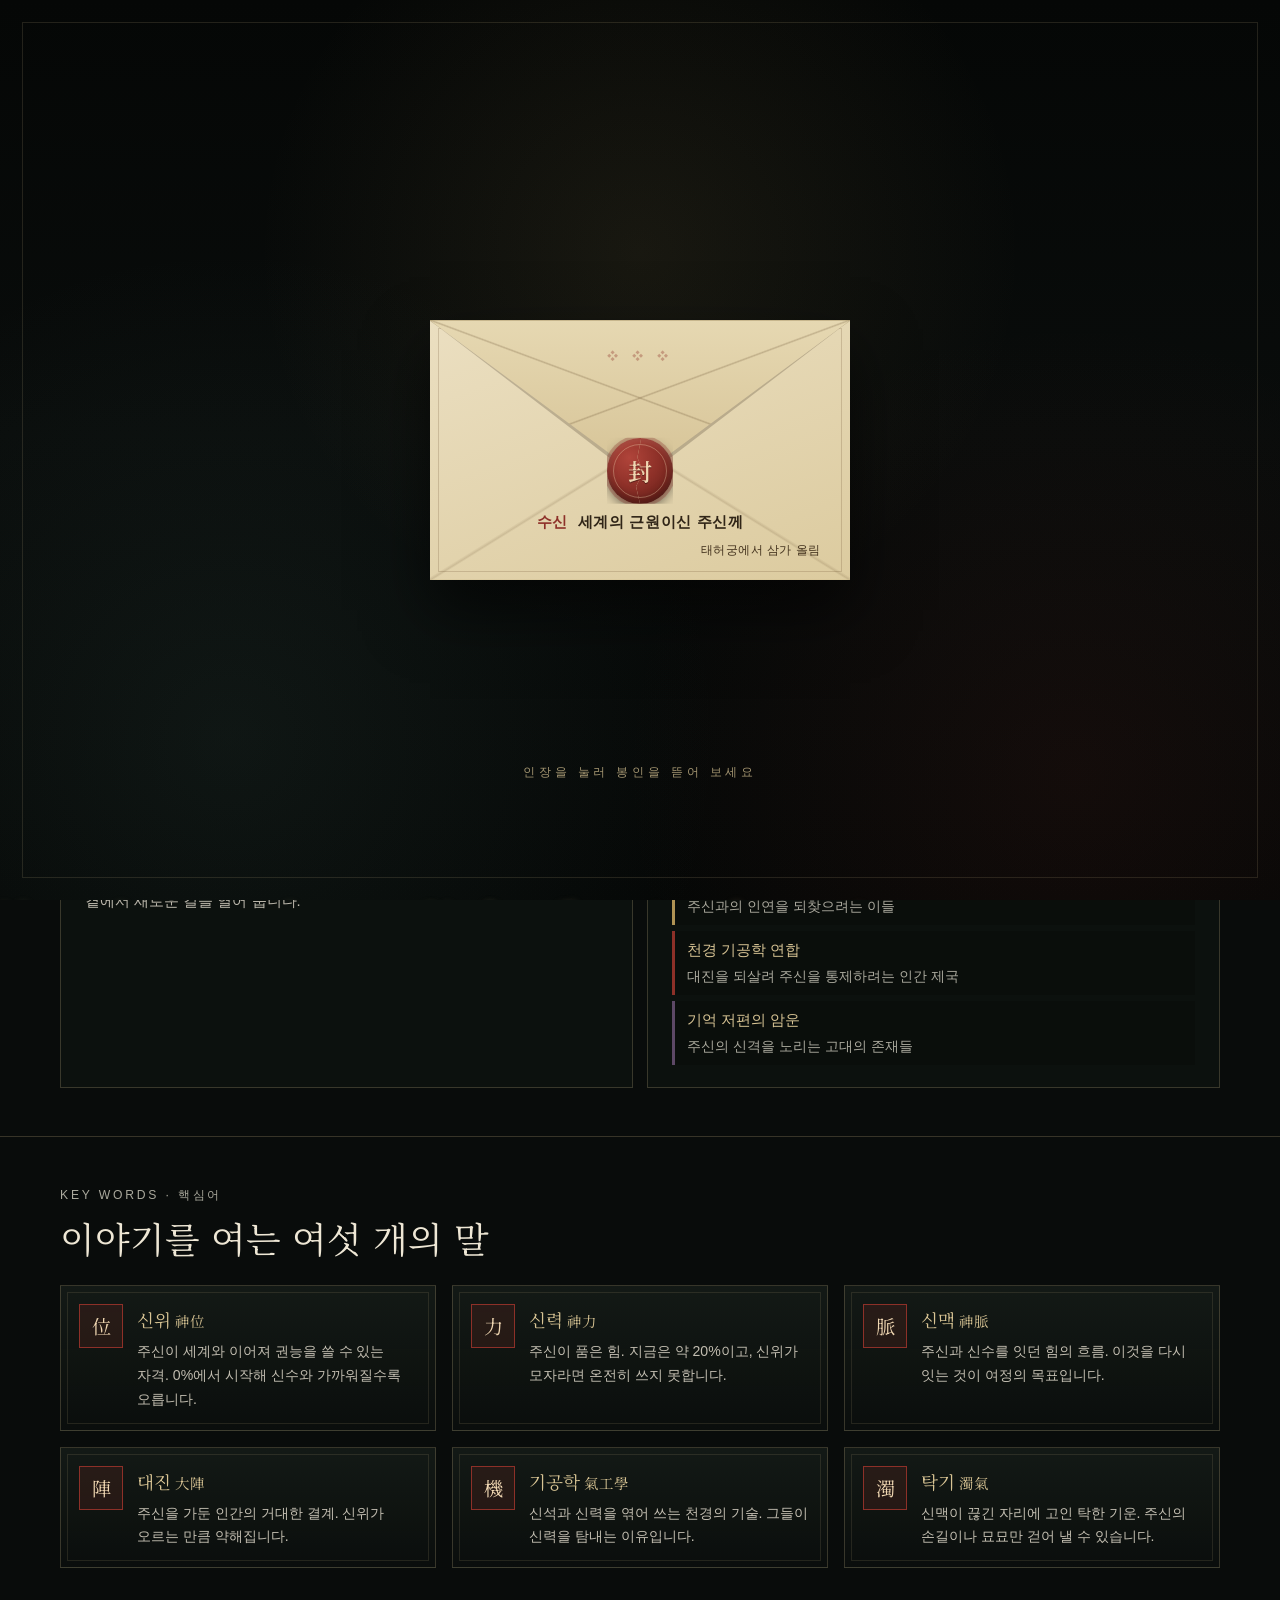
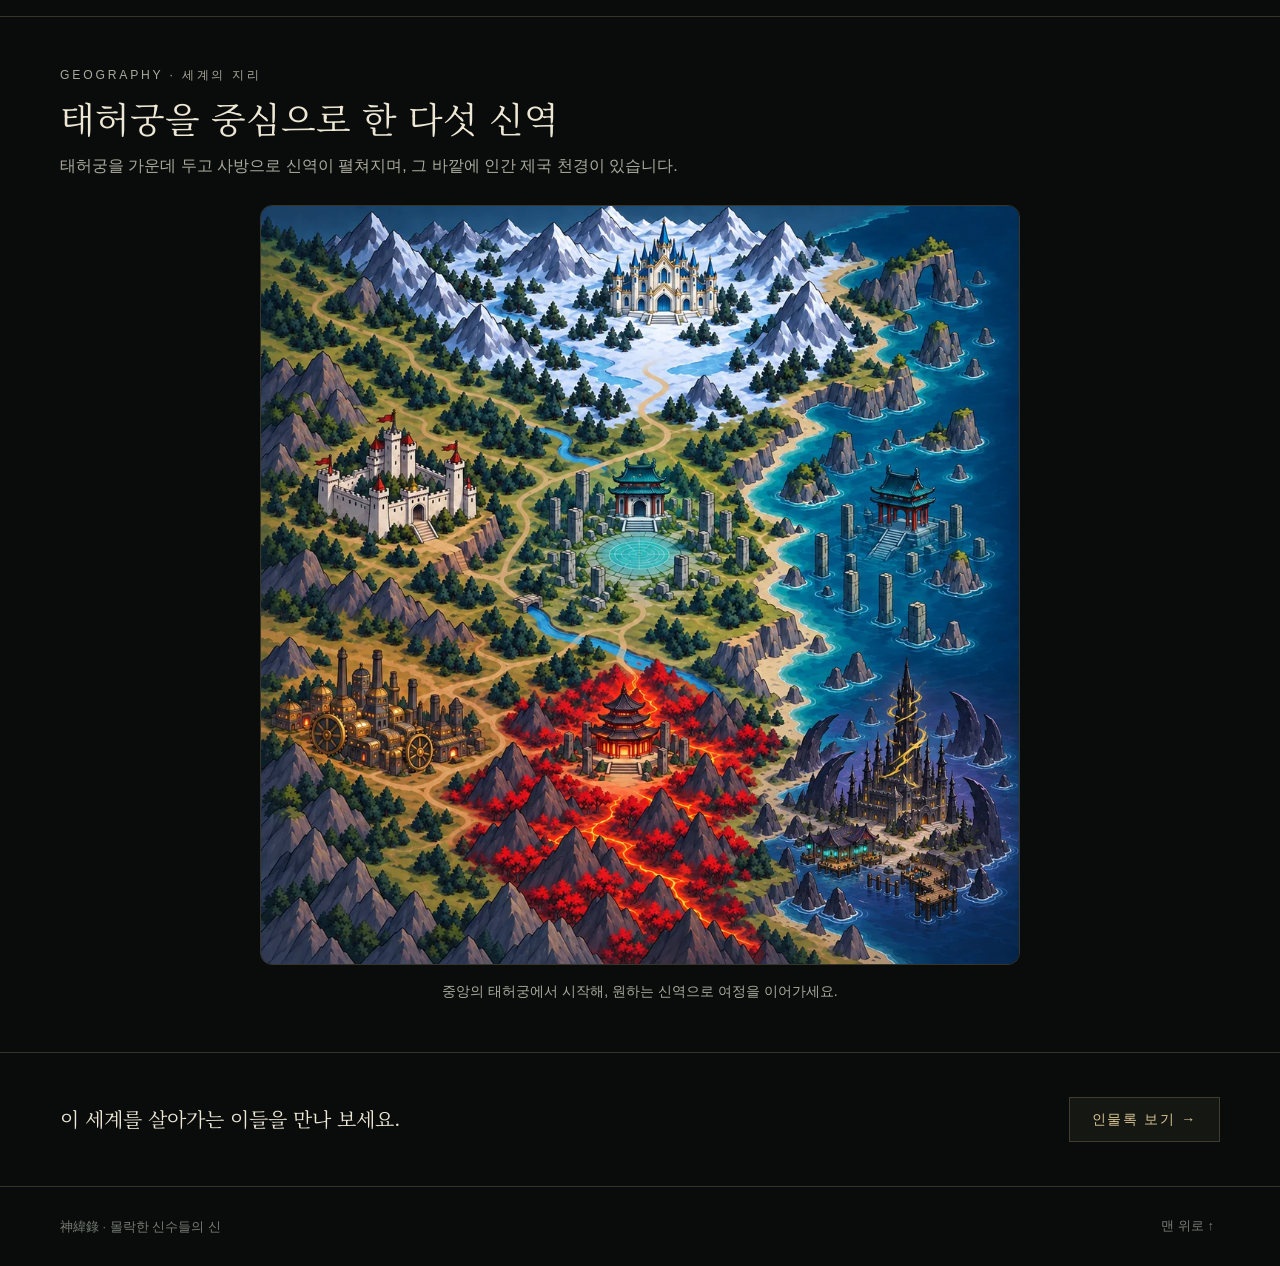
<file: index.html>
<!doctype html>
<html lang="ko">
<head>
  <meta charset="utf-8">
  <meta name="viewport" content="width=device-width,initial-scale=1">
  <meta name="theme-color" content="#090c0b">
  <meta name="description" content="몰락한 신수들의 신 - 동양 판타지 세계관, 인물록, 여정 안내">
  <title>신위록 神緯錄 | 세계관</title>
  <link rel="preconnect" href="https://fonts.googleapis.com">
  <link rel="preconnect" href="https://fonts.gstatic.com" crossorigin>
  <link href="https://fonts.googleapis.com/css2?family=Noto+Serif+KR:wght@400;500;600&display=swap" rel="stylesheet">
  <link rel="stylesheet" href="styles.css">
  <link rel="icon" type="image/svg+xml" href="data:image/svg+xml,%3Csvg xmlns='http://www.w3.org/2000/svg' viewBox='0 0 64 64'%3E%3Crect width='64' height='64' rx='8' fill='%23090c0b'/%3E%3Crect x='14' y='14' width='36' height='36' rx='3' fill='%238d3028'/%3E%3Ctext x='32' y='41' text-anchor='middle' font-size='25' fill='%23eadbb9'%3E神%3C/text%3E%3C/svg%3E">
  <script>
    /* 같은 세션에서 이미 서신을 연 방문자는 오프닝을 건너뛴다 */
    try { if (sessionStorage.getItem('sinwirok-opened')) document.documentElement.classList.add('skip-opening'); } catch (e) {}
  </script>
</head>
<body class="gate-locked">

  <audio id="bgm" src="assets/audio/bgm.mp3" loop preload="auto"></audio>

  <!-- ═══════════ 오프닝 ═══════════ -->
  <div class="opening-screen" id="openingScreen">
    <div class="opening-motes" aria-hidden="true"></div>

    <div class="envelope-stage" id="envelopeStage">
      <div class="envelope-float">
        <div class="envelope" id="envelope">
          <div class="env-back"></div>
          <div class="env-sheet"><small>봉인된 신록</small><b>神緯錄</b></div>
          <div class="env-front"></div>
          <p class="env-address"><b>수신</b>세계의 근원이신 주신께</p>
          <p class="env-from">태허궁에서 삼가 올림</p>
          <div class="env-flap-shadow" id="flapShadow"></div>
          <div class="env-flap" id="envFlap"><div class="face"><span class="pattern">❖ ❖ ❖</span></div><div class="inner"></div></div>
          <button class="wax-seal" id="waxSeal" type="button" aria-label="봉인을 뜯어 서신 열기">
            <span class="glow" aria-hidden="true"></span>
            <span class="half l" aria-hidden="true">封</span>
            <span class="half r" aria-hidden="true">封</span>
          </button>
        </div>
      </div>
    </div>

    <div class="letter-final" id="letterFinal" hidden>
      <div class="parchment-card">
        <span class="parchment-corner corner-tl" aria-hidden="true">封</span>
        <span class="parchment-corner corner-tr" aria-hidden="true">緘</span>
        <p class="parchment-address rv" style="--d:.05s"><span>수신</span>세계의 근원이신 주신께</p>
        <p class="parchment-kicker rv" style="--d:.1s">봉인된 신록</p>
        <h1 class="parchment-title" aria-label="신위록 神緯錄"><i style="--d:.15s">神</i><i style="--d:.3s">緯</i><i style="--d:.45s">錄</i></h1>
        <p class="parchment-subtitle rv" style="--d:.75s">몰락한 신수들의 신</p>
        <p class="parchment-copy rv" style="--d:1s">끊어진 신맥 너머에서<br>수천 년을 기다린 이들의 기록을 올린다.</p>
        <p class="parchment-date rv" style="--d:1.3s">대진력 3021년 · 태허궁</p>
      </div>
      <button class="enter-btn" id="enterBtn" type="button">기록 살펴보기<span class="arr" aria-hidden="true">→</span></button>
    </div>

    <p class="opening-hint" aria-hidden="true">인장을 눌러 봉인을 뜯어 보세요</p>
  </div>
  <canvas class="opening-fx" id="openingFx" aria-hidden="true"></canvas>

  <!-- ═══════════ 상단 바 ═══════════ -->
  <header class="topbar" id="top">
    <div class="shell bar-inner">
      <a class="brand" href="#" data-tab="lore"><span class="brand-mark">神</span><strong>신위록</strong></a>
      <nav class="main-tabs" role="tablist" aria-label="메인 메뉴">
        <button role="tab" id="tab-lore" aria-controls="view-lore" aria-selected="true" data-tab="lore">세계관<span class="hj">世界</span></button>
        <button role="tab" id="tab-characters" aria-controls="view-characters" aria-selected="false" data-tab="characters">인물록<span class="hj">人物</span></button>
        <button role="tab" id="tab-journey" aria-controls="view-journey" aria-selected="false" data-tab="journey">여정 안내<span class="hj">旅程</span></button>
      </nav>
      <button id="bgmToggleBtn" class="bgm-btn off" type="button" aria-label="음악 켜기/끄기">♪ BGM</button>
    </div>
  </header>

  <!-- ═══════════ 세계관 ═══════════ -->
  <main id="view-lore" class="tab-view" role="tabpanel" aria-labelledby="tab-lore">
    <section class="page-hero lore-hero">
      <div class="shell lore-hero-grid">
        <div>
          <p class="overline">WORLDVIEW · 세계관</p>
          <h1>몰락한 신수들의 신,<br><span>봉인에서 깨어난 주신의 부활</span></h1>
          <div class="lore-story">
            <p>신력을 독점하려던 인간들이 거대한 결계 ‘대진’으로 주신을 봉인했습니다. 신맥이 끊긴 채 흐른 수천 년, 신수들은 버림받았다는 오해 속에서 조금씩 무너져 갔습니다.</p>
            <p class="lore-story-end">그리고 낡은 대진이 흔들리던 밤, 당신이 눈을 뜹니다.</p>
          </div>
        </div>
        <aside class="record-slip" aria-label="신록 표지">
          <p class="slip-head"><span>신록 표지</span><em>대진력 3021년</em></p>
          <dl>
            <div><dt>당신</dt><dd>봉인에서 깨어난 주신</dd></div>
            <div><dt>현재</dt><dd>신위 0% · 끊어진 신맥</dd></div>
            <div><dt>목표</dt><dd>다섯 신수와 다시 이어지기</dd></div>
            <div><dt>위협</dt><dd>천경 · 기억 저편의 암운</dd></div>
          </dl>
          <span class="slip-seal" aria-hidden="true">太虛<br>之印</span>
        </aside>
      </div>
    </section>

    <section class="section section--tight">
      <div class="shell">
        <div class="q-grid">
          <article class="q-card">
            <p class="q-head"><span class="q-no">一</span>나는 누구인가</p>
            <h3>봉인에서 깨어난 주신</h3>
            <p>대진에 갇혀 수천 년을 잠들었다가 폐허가 된 태허궁에서 눈을 떴습니다. 아직은 세계와 이어진 힘이 거의 없습니다.</p>
            <div class="stat-chips"><span class="chip">신위 <b>0%</b></span><span class="chip">신력 <b>약 20%</b></span><span class="chip">대진 <b>100%</b></span></div>
          </article>
          <article class="q-card">
            <p class="q-head"><span class="q-no">二</span>왜 신수를 찾는가</p>
            <h3>끊어진 신맥, 버림받았다고 믿는 이들</h3>
            <p>봉인된 사이 신맥이 끊겼고, 다섯 신수는 버림받았다고 믿으며 탁기와 광기 속에 마모되어 갔습니다. 주신의 힘은 그들과의 인연에서 돌아옵니다.</p>
          </article>
          <article class="q-card">
            <p class="q-head"><span class="q-no">三</span>무엇이 달라지는가</p>
            <h3>신위가 오르고, 대진이 무너진다</h3>
            <p>신수와 가까워질수록 신위가 오르고 대진은 약해집니다. 다시 이어진 신수는 곁에서 새로운 길을 열어 줍니다.</p>
          </article>
          <article class="q-card">
            <p class="q-head"><span class="q-no">四</span>누가 움직이는가</p>
            <h3>세 개의 세력</h3>
            <ul class="faction-lines">
              <li><b>수호 신수 진영</b>주신과의 인연을 되찾으려는 이들</li>
              <li class="empire"><b>천경 기공학 연합</b>대진을 되살려 주신을 통제하려는 인간 제국</li>
              <li class="shadow"><b>기억 저편의 암운</b>주신의 신격을 노리는 고대의 존재들</li>
            </ul>
          </article>
        </div>
      </div>
    </section>

    <section class="section section--tight" id="terms">
      <div class="shell">
        <div class="section-head">
          <p class="overline">KEY WORDS · 핵심어</p>
          <h2>이야기를 여는 여섯 개의 말</h2>
                  </div>

        <div class="term-grid" id="termCards"></div>
      </div>
    </section>

    <section class="section section--tight">
      <div class="shell">
        <div class="section-head">
          <p class="overline">GEOGRAPHY · 세계의 지리</p>
          <h2>태허궁을 중심으로 한 다섯 신역</h2>
          <p>태허궁을 가운데 두고 사방으로 신역이 펼쳐지며, 그 바깥에 인간 제국 천경이 있습니다.</p>
        </div>
        <figure class="geography-image"><img src="assets/images/map/world-map-revealed.webp" alt="태허궁을 중심으로 북쪽 백야산, 서쪽 백호궁, 동쪽 창연, 남쪽 화림, 남서쪽 천경이 펼쳐진 세계 지도" loading="lazy"><figcaption>중앙의 태허궁에서 시작해, 원하는 신역으로 여정을 이어가세요.</figcaption></figure>
      </div>
    </section>

    <div class="shell next-cta">
      <p>이 세계를 살아가는 이들을 만나 보세요.</p>
      <button class="cta-btn" type="button" data-tab="characters">인물록 보기 →</button>
    </div>
  </main>

  <!-- ═══════════ 인물록 ═══════════ -->
  <main id="view-characters" class="tab-view" role="tabpanel" aria-labelledby="tab-characters" hidden>
    <section class="page-hero">
      <div class="shell">
        <p class="overline">CHARACTERS · 인물록</p>
        <h1>세계의 왕좌를 둘러싼<br><span>기록된 이들과 가려진 운명</span></h1>
        <p class="lead">세력별로 골라 볼 수 있고, 인물을 누르면 자세한 기록이 펼쳐집니다.</p>
      </div>
    </section>

    <div class="filter-bar">
      <div class="shell filter-inner" role="group" aria-label="세력별 보기">
        <button class="filter-btn" type="button" data-filter="all" aria-pressed="true">전체 <span class="cnt" data-count="all"></span></button>
        <button class="filter-btn" type="button" data-filter="guardian" aria-pressed="false"><span class="dot"></span>수호 신수 <span class="cnt" data-count="guardian"></span></button>
        <button class="filter-btn" type="button" data-filter="empire" aria-pressed="false"><span class="dot"></span>천경 <span class="cnt" data-count="empire"></span></button>
        <button class="filter-btn" type="button" data-filter="shadow" aria-pressed="false"><span class="dot"></span>암운 <span class="cnt" data-count="shadow"></span></button>
      </div>
    </div>

    <section class="faction-block is-guardian" data-faction="guardian">
      <div class="shell">
        <div class="faction-header"><div><p class="overline">FACTION 01</p><h2>수호 신수 진영<small>守護神獸</small></h2><p>긴 단절 끝에 저마다의 결핍과 상처를 안고 주신을 기다려 온 수호자들.</p></div></div>
        <div class="guardian-list" data-list="guardian"></div>
      </div>
    </section>
    <section class="faction-block is-empire" data-faction="empire">
      <div class="shell">
        <div class="faction-header"><div><p class="overline">FACTION 02</p><h2>천경 기공학 연합<small>天京</small></h2><p>신력을 자원으로 삼아 대진을 다시 움직이려는 인간 제국의 중심인물들.</p></div></div>
        <div class="guardian-list" data-list="empire"></div>
      </div>
    </section>
    <section class="faction-block is-shadow" data-faction="shadow">
      <div class="shell">
        <div class="faction-header"><div><p class="overline">FACTION 03</p><h2>기억 저편의 암운<small>暗雲</small></h2><p>대진의 균열 너머에서 저마다의 욕망을 품고 주신과 신수 사이를 파고드는 존재들.</p></div></div>
        <div class="guardian-list" data-list="shadow"></div>
      </div>
    </section>

    <div class="shell next-cta">
      <p>누구를 먼저 찾아갈지는 주신이 정합니다.</p>
      <button class="cta-btn" type="button" data-tab="journey">여정 안내 보기 →</button>
    </div>

  </main>

  <!-- ═══════════ 여정 안내 ═══════════ -->
  <main id="view-journey" class="tab-view" role="tabpanel" aria-labelledby="tab-journey" hidden>
    <section class="page-hero page-hero--compact">
      <div class="shell">
        <p class="overline">JOURNEY · 여정 안내</p>
        <h1>봉인을 풀고,<br><span>끊어진 신맥을 다시 잇는 여정</span></h1>
        <p class="lead">신수와의 인연을 되찾을 때마다 세계도 조금씩 모습을 바꿉니다.</p>
      </div>
    </section>

    <section class="section">
      <div class="shell">
        <div class="section-head"><p class="overline">HOW IT FLOWS · 여정의 흐름</p><h2>하나의 인연이 세계를 바꾸기까지</h2></div>
<ol class="journey journey--compact">
          <li class="j-step key"><div class="j-seal">壹</div><div class="j-body"><h3>봉인 해제<small>태허궁</small></h3><p>폐허가 된 태허궁에서 눈을 뜨고, 묘묘와 사운을 가장 먼저 만납니다.</p></div></li>
          <li class="j-step"><div class="j-seal">貳</div><div class="j-body"><h3>신역 선택<small>순서 자유</small></h3>
            <p>남은 네 신수 가운데 누구에게 먼저 갈지 직접 고릅니다. 먼저 만났다고 생기는 우열은 없습니다.</p>
            <div class="branch branch--mini"><span><b>東</b>청야</span><span><b>西</b>사백</span><span><b>南</b>적련</span><span><b>北</b>설환</span></div></div></li>
          <li class="j-step"><div class="j-seal">參</div><div class="j-body"><h3>인연 회복<small>대화와 사건</small></h3><p>신수가 외면해 온 상처와 오해를 함께 지나야 신뢰가 돌아옵니다.</p></div></li>
          <li class="j-step"><div class="j-seal">肆</div><div class="j-body"><h3>권능 회귀 · 신위 상승<small>세계의 변화</small></h3><p>신수의 힘이 새 길을 열고, 신위가 오른 만큼 대진은 약해집니다. 그 균열을 따라 천경과 암운도 움직입니다.</p></div></li>
          <li class="j-loop"><div class="j-seal">↻</div><p>다음 신역으로<small>남은 신수를 찾아 貳부터 다시 이어 갑니다.</small></p></li>
          <li class="j-step j-final"><div class="j-seal">終</div><div class="j-body"><h3>최종장<small>회복 신수 5/5</small></h3><p>다섯 신수와 모두 다시 이어지면 대진이 무너지고, 가장 오래된 암운이 모습을 드러냅니다.</p></div></li>
        </ol>
      </div>
    </section>

    <section class="section section--tight" id="shadows">
      <div class="shell">
        <div class="section-head"><p class="overline">SHADOWS · 암운의 출현</p><h2>신위가 오를수록 드러나는 암운</h2><p>주신의 힘이 돌아올수록 봉인 너머의 존재들도 그 기척을 알아채고 하나씩 모습을 드러냅니다.</p></div>

        <div class="shadow-track" aria-hidden="true">
          <div class="st-bar"><span class="st-fill"></span></div>
          <span class="st-mark" style="--at:20%"><b>20%</b></span>
          <span class="st-mark" style="--at:40%"><b>40%</b></span>
          <span class="st-mark" style="--at:60%"><b>60%</b></span>
          <span class="st-mark hint" style="--at:80%"><b>80%</b></span>
          <span class="st-mark final" style="--at:100%"><b>100%</b></span>
          <span class="st-label st-0">신위 0%</span>
        </div>

        <ol class="shadow-list">
          <li><span class="sh-at">신위 20%</span><h4>녹요<small>綠妖</small></h4><p>주신의 부활을 가장 먼저 눈치챈 정보상. 다른 암운의 존재를 처음으로 흘립니다.</p></li>
          <li><span class="sh-at">신위 40%</span><h4>창혈<small>蒼血</small></h4><p>수호 신수에게 적의를 품은 이리 영물. 신수와의 관계에 직접 균열을 냅니다.</p></li>
          <li><span class="sh-at">신위 60%</span><h4>유화<small>幽華</small></h4><p>환영과 거짓 기억으로 신수들의 상처를 흔들며, 위기를 본격적으로 키웁니다.</p></li>
          <li class="final"><span class="sh-at">신위 100%</span><h4>황륜<small>黃輪</small></h4><p>고대 황룡이 직접 모습을 드러내며 최종장이 열립니다.</p></li>
        </ol>
        <p class="bond-note">신위가 아니더라도, 완전히 회복한 신수가 1 · 2 · 3 · 5명이 되는 순간 같은 순서로 나타납니다.</p>
      </div>
    </section>

    <section class="section section--tight">
      <div class="shell">
        <div class="section-head"><p class="overline">FIVE POWERS · 다섯 권능</p><h2>다시 이어진 신수가 여는 길</h2></div>
        <div class="bond-grid" id="bondGrid"></div>
        <p class="bond-note">다시 이어진 신수는 여정에 함께하며, 누구와 함께하느냐에 따라 해법이 달라집니다. 여러 신수가 모이면 신경전이 벌어지기도 하지만 회복 순서에 따른 우열은 없습니다.</p>
      </div>
    </section>

    <section class="section section--tight" id="status">
      <div class="shell">
        <div class="section-head"><p class="overline">RECORDS · 채팅 속 기록</p><h2>여정은 기록으로 남습니다</h2><p>매 응답 아래에는 현재 상황을 보여주는 상태창이 붙습니다. /여정기록과 /지도를 입력하면 이야기가 이어진 뒤, 그 장면까지 반영된 기록이나 지도가 상태창 위에 표시됩니다.</p></div>

        <div class="rec-tabs" role="tablist" aria-label="기록 종류">
          <button type="button" role="tab" aria-selected="true" data-rec="hud">상태창 · HUD<small>매 응답</small></button>
          <button type="button" role="tab" aria-selected="false" data-rec="log">/여정기록<small>지나온 이야기</small></button>
          <button type="button" role="tab" aria-selected="false" data-rec="map">/지도<small>세계와 현재 위치</small></button>
        </div>

        <div class="hud-showcase" data-recpane="hud">
          <div class="hud-stage">
            <div class="hud-sample-tabs" role="group" aria-label="예시 시점">
              <button type="button" data-hud="start" aria-pressed="true">여정의 시작</button>
              <button type="button" data-hud="mid" aria-pressed="false">여정 중반</button>
            </div>
            <div class="hud" id="hudSample"></div>
          </div>
          <ol class="hud-legend">
            <li><b>날짜 · 시간 · 장소</b>지금 장면의 날씨와 날짜, 시간, 장소입니다.</li>
            <li><b>곁에</b>지금 같은 자리에 있는 신수와 묘묘입니다. 타세력 인물은 이 줄에 표시되지 않습니다.</li>
            <li><b>장면</b>방금 일어난 일.</li>
            <li><b>목표</b>지금 이어 갈 수 있는 행동 하나.</li>
            <li><b>신위 · 회복 신수 · 대진</b>신위는 신수들과 쌓은 신뢰의 합이고, 대진은 그만큼 약해집니다.</li>
            <li><b>묘묘의 한 줄</b>냄새와 소리에 반응한 모습. 가끔 희미한 실마리가 됩니다.</li>
            <li><b>인연 기록</b>눌러서 펼치면 신수별 감정·관계·신뢰도·권능과, 마주친 타세력 인물이 보입니다.</li>
          </ol>
        </div>

        <div class="hud-showcase" data-recpane="log" hidden>
          <div class="hud-stage">
            <section class="jlog" id="journeyLog" aria-label="여정 기록 예시"></section>
          </div>
          <ul class="hud-legend plain">
            <li><b class="c-gold">◉ 최근 사건</b>가장 최근 일부터 다섯 개까지.</li>
            <li><b class="c-jade">◇ 발견한 단서</b>직접 보고 들은 것들.</li>
            <li><b class="c-green">✓ 해결한 사건</b>마무리된 일들.</li>
            <li><b class="c-red">… 남은 흔적</b>아직 풀리지 않은 이야기의 끈.</li>
            <li class="note">채팅창에 /여정기록을 입력하면 상태창 위에 표시됩니다. 실제로 보고 들은 일을 정리하며, 남은 일과 단서를 살펴 다음 시도를 떠올릴 수 있습니다.</li>
          </ul>
        </div>
        <div class="map-showcase" data-recpane="map" hidden>
          <div class="wm-card"><header>◈ 세계 지도</header><div class="wm-stage"><img class="wm-art" src="assets/images/map/world-map-revealed.webp" alt="세계 지도" loading="lazy"><button type="button" class="wm-owner at-home" data-map-region="center" aria-pressed="true" style="left:50%;top:48%" aria-label="태허궁 상세 보기"><img src="assets/images/characters/guardian/saun-square.webp" alt="" loading="lazy"><strong>태허궁</strong><small>사운 · 조우</small></button><button type="button" class="wm-owner " data-map-region="north" aria-pressed="false" style="left:52%;top:13%" aria-label="백야산·백사궁 상세 보기"><img src="assets/images/characters/guardian/seolhwan-square.webp" alt="" loading="lazy"><strong>백야산·백사궁</strong><small>설환 · 미방문</small></button><button type="button" class="wm-owner " data-map-region="west" aria-pressed="false" style="left:17%;top:37%" aria-label="백호궁 상세 보기"><img src="assets/images/characters/guardian/sabaek-square.webp" alt="" loading="lazy"><strong>백호궁</strong><small>사백 · 미방문</small></button><button type="button" class="wm-owner " data-map-region="east" aria-pressed="false" style="left:84%;top:48%" aria-label="창연·용연궁 상세 보기"><img src="assets/images/characters/guardian/cheongya-square.webp" alt="" loading="lazy"><strong>창연·용연궁</strong><small>청야 · 미방문</small></button><button type="button" class="wm-owner " data-map-region="south" aria-pressed="false" style="left:50%;top:79%" aria-label="주작궁·화림 상세 보기"><img src="assets/images/characters/guardian/jeokryeon-square.webp" alt="" loading="lazy"><strong>주작궁·화림</strong><small>적련 · 미방문</small></button><button type="button" class="wm-owner " data-map-region="outer" aria-pressed="false" style="left:15%;top:78%" aria-label="천경 상세 보기"><span class="wm-gear">⚙️</span><strong>천경</strong><small>미방문</small></button><span class="wm-current" aria-label="나의 현재 위치: 태허궁">✦</span></div><details open class="wm-legend"><summary>범례</summary><p>✦ 나의 현재 위치<br>컬러 얼굴: 자기 영역에 있음<br>모노톤 얼굴: 영역을 비웠거나 위치 미확인</p></details><p class="wm-footnote">여정의 시작을 보여주는 예시입니다. 지역을 눌러 상세 화면을 살펴보세요.</p></div>
          <div><section class="wm-detail" aria-label="지역 상세 화면 예시"><img id="mapDetailImage" src="assets/images/map/scenes/saun-met.webp" alt="태허궁에서 사운과 조우한 모습" loading="lazy"><div class="wm-detail-body"><div class="wm-stages" id="mapStageButtons"><button type="button" data-map-stage="base" aria-pressed="false">기본</button><button type="button" data-map-stage="met" aria-pressed="true">조우</button><span aria-label="아직 열리지 않은 그림">🔒</span></div><h3 id="mapDetailTitle">태허궁</h3><p id="mapDetailOwner">수호 신수: 사운 · 조우</p><p id="mapDetailNote">눈을 뜬 폐허. 사운이 거리를 두고 낯익은 기척을 살핍니다.</p><div class="wm-rumor"><strong>민간 풍문</strong><p id="mapDetailRumor">“저 폐허엔 밤마다 사람 하나가 서 있다더라. 천 년째 같은 자리에서 한 번도 안 눕는다고.”</p><small>확인되지 않은 이야기입니다.</small></div></div></section>
          <ul class="hud-legend plain wm-explanation"><li><b>/지도 · 세계와 현재 위치</b>지역의 위치와 주인, 내가 있는 곳을 확인할 수 있습니다. 실제 채팅에서는 지역을 누르면 상세 팝업이 열립니다.</li><li><b>얼굴은 영역의 주인</b>아직 만나지 않은 신수도 표시됩니다. 신수가 이동해도 얼굴 아이콘은 자기 영역에 남고, 곁에 있는 인물은 상태창에서 확인합니다.</li><li><b>진행에 따라 열리는 그림</b>신수를 만나고 회복이 진행되면 새 그림이 열립니다. 열린 그림은 다시 볼 수 있으며, 얼굴 색은 회복 단계와 별개입니다.</li></ul></div>
        </div>

      </div>
    </section>
  </main>

  <!-- 인물 상세 팝업 -->
    <div class="modal-overlay" id="charModal" role="dialog" aria-modal="true" aria-labelledby="charModalName">
    <div class="modal-card">
      <button class="modal-close" id="charModalClose" type="button" aria-label="닫기">&times;</button>
      <div class="modal-portrait">
        <div class="portrait-placeholder" id="charModalPortrait"><span></span><small>초상 이미지 영역</small></div>
        <p class="modal-record-no" id="charModalRecord"></p>
      </div>
      <div class="modal-body">
        <div class="modal-identity"><div><p class="direction" id="charModalDirection"></p><h2 id="charModalName"></h2><p class="guardian-kind" id="charModalKind"></p></div><span class="profile-seal" id="charModalSeal">神</span></div>
        <blockquote id="charModalQuote"></blockquote>
        <p class="modal-summary" id="charModalSummary"></p>
        <dl id="charModalDetails"></dl>
      </div>
    </div>
  </div>

  <footer>
    <div class="shell footer-inner">
      <span>神緯錄 · 몰락한 신수들의 신</span>
      <button type="button" id="toTop">맨 위로 ↑</button>
    </div>
  </footer>

  <script>
  /* ============================================================
     데이터 — 용어 / 인물 / 신수 회복
     ============================================================ */
  var TERMS = [
    { seal: '位', name: '신위', hj: '神位', desc: '주신이 세계와 이어져 권능을 쓸 수 있는 자격. 0%에서 시작해 신수와 가까워질수록 오릅니다.' },
    { seal: '力', name: '신력', hj: '神力', desc: '주신이 품은 힘. 지금은 약 20%이고, 신위가 모자라면 온전히 쓰지 못합니다.' },
    { seal: '脈', name: '신맥', hj: '神脈', desc: '주신과 신수를 잇던 힘의 흐름. 이것을 다시 잇는 것이 여정의 목표입니다.' },
    { seal: '陣', name: '대진', hj: '大陣', desc: '주신을 가둔 인간의 거대한 결계. 신위가 오르는 만큼 약해집니다.' },
    { seal: '機', name: '기공학', hj: '氣工學', desc: '신석과 신력을 엮어 쓰는 천경의 기술. 그들이 신력을 탐내는 이유입니다.' },
    { seal: '濁', name: '탁기', hj: '濁氣', desc: '신맥이 끊긴 자리에 고인 탁한 기운. 주신의 손길이나 묘묘만 걷어 낼 수 있습니다.' }
  ];

  /* faction: guardian / empire / shadow
     src — 목록 카드 위쪽 가로 이미지(9:4 표시, 기존 4:3 원본은 중앙부가 잘립니다). 예: src:'assets/images/characters/guardian/saun-card.webp'
     detailSrc — 상세 팝업 이미지(3:4). 예: detailSrc:'assets/images/characters/guardian/saun-detail.webp'
     detailSrc를 비우면 src를 함께 사용하고, 둘 다 비우면 자리표시가 나옵니다. */
  var CHARACTERS = [
    { key:'saun', faction:'guardian', place:'中央 · 태허궁', name:'사운', hj:'四雲', kind:'현무 · 폐허의 수호자', seal:'玄', record:'神獸記錄 · 01', src:'assets/images/characters/guardian/saun-card.webp', detailSrc:'assets/images/characters/guardian/saun-detail.webp',
      summary:'폐허가 된 태허궁을 끝까지 지킨 수호자. 침묵과 통제 아래에는 주신을 다시 잃을지 모른다는 불안이 깊이 눌려 있습니다.',
      details:[['소재지','주신이 각성한 중앙 태허궁의 무너진 신전'],['상태','수백 년 동안 홀로 폐허를 지키며 누적된 지독한 피로와 재손실에 대한 집착적 불안'],['첫 만남','각성 직후 낯선 기척을 감지하고 경계하며 다가옵니다. 당신임을 확신하지 못한 채 신력을 검증하려 합니다.']] },
    { key:'cheongya', faction:'guardian', place:'東方 · 창연 / 용연궁', name:'청야', hj:'靑夜', kind:'청룡 · 심연의 지배자', seal:'靑', record:'神獸記錄 · 02', src:'assets/images/characters/guardian/cheongya-card.webp', detailSrc:'assets/images/characters/guardian/cheongya-detail.webp',
      summary:'여의주를 빼앗긴 뒤 심연에 남은 청룡. 오만한 태도로 상대를 시험하지만, 그 밑바닥에는 결핍과 배신감이 웅크리고 있습니다.',
      details:[['소재지','인간의 수탈로 오염되고 봉쇄된 동방의 심해 용연궁'],['상태','인간에게 여의주를 강탈당한 깊은 상처와 배신감, 오만함 뒤에 숨겨진 서늘한 결핍'],['첫 만남','고압적이고 차가운 태도로 당신의 자격과 진실성을 시험하며 심연 속으로 유인합니다.']] },
    { key:'jeokryeon', faction:'guardian', place:'南方 · 주작궁 / 화림', name:'적련', hj:'赤蓮', kind:'주작 · 꺼지지 않는 불꽃', seal:'赤', record:'神獸記錄 · 03', src:'assets/images/characters/guardian/jeokryeon-card.webp', detailSrc:'assets/images/characters/guardian/jeokryeon-detail.webp',
      summary:'꺼지지 않는 신화에 스스로를 태우는 주작. 고통과 갈망을 분리하지 못한 채 주신의 손길만을 유일한 구원으로 여깁니다.',
      details:[['소재지','제어되지 않는 신화로 재가 내리는 남방 화림 한가운데'],['상태','통제 불능의 불길로 스스로를 태우는 자학적 광기와 위태로운 갈증'],['첫 만남','신화 폭주 속에서 당신을 발견하자마자 구원자로서 타오르는 손길과 온기를 갈구합니다.']] },
    { key:'sabaek', faction:'guardian', place:'西方 · 백호궁', name:'사백', hj:'沙白', kind:'백호 · 서방의 군주', seal:'白', record:'神獸記錄 · 04', src:'assets/images/characters/guardian/sabaek-card.webp', detailSrc:'assets/images/characters/guardian/sabaek-detail.webp',
      summary:'천경과 맞닿은 서방의 최전선을 지키는 군주. 지키지 못했다는 치욕을 힘과 전투로 증명하려는 거친 충성심을 품고 있습니다.',
      details:[['소재지','인간 제국 천경과 맞닿은 최전선, 서방 백호궁 요새'],['상태','과거 주신을 지키지 못했다는 자책감과 치욕, 그것을 덮은 호전적인 야성미'],['첫 만남','반가움보다 사냥꾼의 날카로운 눈빛으로 당신의 힘과 위엄을 단단히 검증하려 합니다.']] },
    { key:'seolhwan', faction:'guardian', place:'北方 · 백야산', name:'설환', hj:'雪煥', kind:'백사 · 설산의 은둔자', seal:'雪', record:'神獸記錄 · 05', src:'assets/images/characters/guardian/seolhwan-card.webp', detailSrc:'assets/images/characters/guardian/seolhwan-detail.webp',
      summary:'끝없는 설산에서 홀로 얼어붙어 온 백사. 주신을 사랑 이전에 생존을 가능하게 하는 유일한 온기로 인식합니다.',
      details:[['소재지','끝없는 눈보라와 시공간이 왜곡된 북방 백야산 정상의 산장'],['상태','체온조차 남지 않은 고립감 속에서 얼어붙어 가는 냉혈의 결핍'],['첫 만남','당신을 사랑이 아닌 생존을 가능하게 하는 유일한 \'온기\' 그 자체로 인식하고 똬리를 틀어 옵니다.']] },
    { key:'myomyo', faction:'guardian', place:'수호 영물 · 길잡이', name:'묘묘', hj:'妙妙', kind:'묘선 · 액막이 영물', seal:'妙', record:'靈物記錄 · 01', src:'assets/images/characters/guardian/myomyo-card.webp', detailSrc:'assets/images/characters/guardian/myomyo-detail.webp',
      summary:'봉인의 잔재인 탁기를 먹어 정화하는 작은 길잡이. 주신의 가장 가까운 곳을 자연스럽게 차지해 다른 신수들의 질투를 받습니다.',
      details:[['역할','주신의 몸에 남은 봉인의 잔재(탁기)를 핥아먹고 정화하는 영물'],['특징','각성 직후 당신의 곁을 지키는 길잡이이자, 타 신수들의 강한 질투를 받는 존재']] },

    { key:'seopjiun', faction:'empire', place:'天京 · 제국 중앙', name:'섭지운', hj:'葉智雲', kind:'천경 총수 · 냉철한 실용주의자', seal:'天', record:'天京記錄 · 01', src:'assets/images/characters/empire/seopjiun-card.webp', detailSrc:'assets/images/characters/empire/seopjiun-detail.webp',
      summary:'인간 문명의 완성을 위해 대진 재가동을 추진하는 천경의 총수. 주신을 숭배의 대상이 아니라 통제해야 할 거대한 힘으로 봅니다.',
      details:[['나이','38세'],['권능과 장비','근묵파동을 다루며 대진 재가동 계획을 지휘합니다'],['핵심 성향','감정보다 제국의 존속과 효율을 앞세우는 냉정한 전략가']] },
    { key:'jegaryeong', faction:'empire', place:'天京 · 중앙 기공원', name:'제갈영', hj:'諸葛永', kind:'수석 기공학자 · 광기 어린 연구자', seal:'機', record:'天京記錄 · 02', src:'assets/images/characters/empire/jegaryeong-card.webp', detailSrc:'assets/images/characters/empire/jegaryeong-detail.webp',
      summary:'황동 고글과 추출 튜브를 달고 신력의 수치를 좇는 수석 기공학자. 신과 신수를 경외의 대상이 아닌 관찰하고 분해할 현상으로 여깁니다.',
      details:[['나이','32세'],['전문','신력 추출 장치와 복구된 대진 회로를 연구합니다'],['핵심 성향','윤리보다 측정과 실험 결과를 우선하는 임상적인 탐구자']] },
    { key:'yeonhwa', faction:'empire', place:'天京 · 연명 기공실', name:'연화', hj:'蓮花', kind:'변절한 전 대신관 · 강제 연명자', seal:'蓮', record:'天京記錄 · 03', src:'assets/images/characters/empire/yeonhwa-card.webp', detailSrc:'assets/images/characters/empire/yeonhwa-detail.webp',
      summary:'오래전 신역을 섬겼으나 지금은 은빛 기공 튜브에 의지해 살아가는 변절자. 순진한 신앙이 부서진 뒤 스스로 천경에 신역의 지식을 넘겼습니다.',
      details:[['나이','340세 · 기공 장치로 연명 중'],['과거','신역의 의식과 결계를 알던 대신관'],['핵심 성향','죄책감을 품고도 자신의 선택을 순수한 희생으로 포장하지 않습니다']] },
    { key:'dojin', faction:'empire', place:'天京 · 신역 침공 전선', name:'도진', hj:'島眞', kind:'천경 수호대장 · 흑철의 무인', seal:'武', record:'天京記錄 · 04', src:'assets/images/characters/empire/dojin-card.webp', detailSrc:'assets/images/characters/empire/dojin-detail.webp',
      summary:'흑철 중갑주와 주술 사슬 대검을 사용하는 천경의 수호대장. 봉인 시대를 직접 겪은 자가 아니라 오늘의 전장에서 살아남은 군인입니다.',
      details:[['나이','36세'],['무장','흑철 중갑주와 주술 사슬 대검'],['핵심 성향','쾌락이나 명예보다 임무와 책임을 앞세우는 과묵한 무인']] },

    { key:'hwangryun', faction:'shadow', place:'古代 · 흑금의 봉인', name:'황륜', hj:'黃輪', kind:'고대 황룡 · 암운의 군주', seal:'龍', record:'暗雲記錄 · 01', src:'assets/images/characters/shadow/hwangryun-card.webp', detailSrc:'assets/images/characters/shadow/hwangryun-detail.webp',
      summary:'주신의 신위를 빼앗으려다 함께 봉인된 고대 황룡. 다시 깨어난 뒤에는 주신을 집어삼켜 자신이 유일한 신이 되려 합니다.',
      details:[['정체','황금빛 용의 격을 지닌 고대의 지배자'],['권능','중력파동과 흑금 사슬을 다룹니다'],['핵심 욕망','주신을 하나의 인격이 아니라 왕좌를 완성할 전리품으로 여깁니다']] },
    { key:'changhyeol', faction:'shadow', place:'古代 · 피 냄새를 좇는 사냥터', name:'창혈', hj:'蒼血', kind:'타락한 이리 영물 · 열등한 포식자', seal:'狼', record:'暗雲記錄 · 02', src:'assets/images/characters/shadow/changhyeol-card.webp', detailSrc:'assets/images/characters/shadow/changhyeol-detail.webp',
      summary:'직계 수호 혈통에서 밀려난 방계 이리 영물. 자신을 배척한 격의 차이를 뒤집기 위해 주신의 피를 노립니다.',
      details:[['외형','188cm의 거친 체격과 짐승의 문신'],['권능','이리 형상으로 변하며 사냥감에 표식을 남깁니다'],['핵심 욕망','열등감을 포식과 소유로 뒤집으려 합니다']] },
    { key:'yuhwa', faction:'shadow', place:'古代 · 심해의 거울꽃', name:'유화', hj:'幽華', kind:'경어목 환화 요괴 · 몽환의 공작자', seal:'幻', record:'暗雲記錄 · 03', src:'assets/images/characters/shadow/yuhwa-card.webp', detailSrc:'assets/images/characters/shadow/yuhwa-detail.webp',
      summary:'심해 괴물의 눈에서 태어난 환화 요괴. 몽환안으로 거짓 기억과 환영을 비추며 신수의 상처와 질투를 부풀립니다.',
      details:[['외형','176cm의 가느다란 체격과 깊은 바다를 닮은 눈'],['권능','몽환안과 거짓 환영으로 감각과 기억을 뒤틉니다'],['핵심 성향','타인의 파멸을 연출하면서도 그 고통에 스스로 흔들리는 모순']] },
    { key:'nokyo', faction:'shadow', place:'古代 · 경계 없는 유랑길', name:'녹요', hj:'綠妖', kind:'유랑 도깨비 · 정보상과 암살자', seal:'火', record:'暗雲記錄 · 04', src:'assets/images/characters/shadow/nokyo-card.webp', detailSrc:'assets/images/characters/shadow/nokyo-detail.webp',
      summary:'도깨비의 유물을 훔쳐 청록 불꽃을 다루게 된 유랑자. 기공 도구와 정보를 거래하며 가장 이익이 되는 틈으로 파고듭니다.',
      details:[['외형','181cm의 날렵한 체격과 청록 불꽃'],['권능','청록 불꽃과 훔친 기공 도구를 함께 사용합니다'],['핵심 성향','장난스러운 태도 아래 기회주의적인 소유욕을 숨깁니다']] }
  ];

  var BONDS = [
    { where:'中央 · 태허궁', name:'사운', hj:'四雲', power:'결계', line:'태허궁을 안전한 거점으로 되살립니다.' },
    { where:'東方 · 창연', name:'청야', hj:'靑夜', power:'수중 이동', line:'깊은 바다와 막힌 물길이 열립니다.' },
    { where:'南方 · 주작궁', name:'적련', hj:'赤蓮', power:'오염 소각', line:'불길과 탁기가 뒤엉킨 곳을 뚫고 지나갑니다.' },
    { where:'西方 · 백호궁', name:'사백', hj:'沙白', power:'군세', line:'백호궁의 군세와 함께 정면으로 돌파합니다.' },
    { where:'北方 · 백야산', name:'설환', hj:'雪煥', power:'혹한 생존', line:'눈보라 속에서도 움직이고 숨은 길을 찾습니다.' }
  ];

  /* ============================================================
     오프닝
     ============================================================ */
  (function () {
    var screen = document.getElementById('openingScreen');
    var root = document.documentElement;
    if (root.classList.contains('skip-opening')) {
      screen.remove(); document.body.classList.remove('gate-locked'); return;
    }
    var seal = document.getElementById('waxSeal');
    var flap = document.getElementById('envFlap');
    var flapShadow = document.getElementById('flapShadow');
    var stage = document.getElementById('envelopeStage');
    stage.addEventListener('animationend', function (event) {
      if (event.animationName === 'envArrive') stage.style.animation = 'none';
    });
    var sheet = stage.querySelector('.env-sheet');
    var finalBox = document.getElementById('letterFinal');
    var enterBtn = document.getElementById('enterBtn');
    var reduce = matchMedia('(prefers-reduced-motion: reduce)').matches;
    var wait = function (ms) { return new Promise(function (r) { setTimeout(r, reduce ? Math.min(ms, 60) : ms); }); };
    var anim = function (el, kf, o) { return el.animate(kf, Object.assign({ fill: 'forwards', easing: 'cubic-bezier(.45,0,.25,1)' }, o)); };

    // 떠다니는 금빛 먼지
    var motes = screen.querySelector('.opening-motes');
    for (var i = 0; i < 14; i++) {
      var m = document.createElement('i');
      m.style.left = (Math.random() * 100) + '%';
      m.style.animationDuration = (9 + Math.random() * 9) + 's';
      m.style.animationDelay = (-Math.random() * 18) + 's';
      m.style.setProperty('--s', (2 + Math.random() * 3).toFixed(1) + 'px');
      motes.appendChild(m);
    }

    // 불꽃 파티클
    var cv = document.getElementById('openingFx'), cx = cv.getContext('2d'), sparks = [], running = true;
    function fit() { cv.width = innerWidth * devicePixelRatio; cv.height = innerHeight * devicePixelRatio; }
    fit(); addEventListener('resize', fit);
    function burst(x, y, n) {
      var d = devicePixelRatio;
      for (var k = 0; k < n; k++) {
        var a = Math.random() * Math.PI * 2, s = (Math.random() * 5 + 1.2) * d;
        sparks.push({ x: x * d, y: y * d, vx: Math.cos(a) * s, vy: Math.sin(a) * s - 1.2 * d, l: 1, r: (Math.random() * 2 + .6) * d, c: Math.random() < .3 ? '190,70,55' : '255,222,160' });
      }
    }
    (function loop() {
      if (!running) return;
      var d = devicePixelRatio; cx.clearRect(0, 0, cv.width, cv.height);
      for (var k = sparks.length - 1; k >= 0; k--) {
        var s = sparks[k]; s.x += s.vx; s.y += s.vy; s.vx *= .95; s.vy = s.vy * .95 + .05 * d; s.l -= .016;
        if (s.l <= 0) { sparks.splice(k, 1); continue; }
        cx.fillStyle = 'rgba(' + s.c + ',' + s.l + ')'; cx.beginPath(); cx.arc(s.x, s.y, s.r, 0, 7); cx.fill();
      }
      requestAnimationFrame(loop);
    })();
    function shake() { screen.classList.remove('is-shaking'); void screen.offsetWidth; screen.classList.add('is-shaking'); }
    setTimeout(function () { if (!opened) shake(); }, 1150); // 봉투가 내려앉는 순간

    var opened = false;
    async function openEnvelope() {
      if (opened) return; opened = true;
      screen.classList.add('is-opened');
      try { sessionStorage.setItem('sinwirok-opened', '1'); } catch (e) {}

      // 인장이 눌리고 갈라짐
      seal.classList.add('is-pressed'); await wait(150); seal.classList.remove('is-pressed');
      var r = seal.getBoundingClientRect();
      seal.classList.add('is-broken'); burst(r.left + r.width / 2, r.top + r.height / 2, 80); shake();
      await wait(180);

      // 덮개: 살짝 들렸다가 앞으로 젖혀지며 열림
      anim(flapShadow, [{ opacity: 1 }, { opacity: 0 }], { duration: 300 });
      await anim(flap, [{ transform: 'rotateX(0deg)' }, { transform: 'rotateX(24deg)' }], { duration: 200, easing: 'cubic-bezier(.3,0,.4,1)' }).finished.catch(function () {});
      anim(flap, [{ transform: 'rotateX(24deg)' }, { transform: 'rotateX(180deg)' }], { duration: 620, easing: 'cubic-bezier(.25,.6,.3,1)' });
      await wait(230); flap.style.zIndex = 1;
      await wait(420);

      // 편지가 올라옴
      anim(sheet, [{ transform: 'none' }, { transform: 'translateY(-64%)' }], { duration: 800, easing: 'cubic-bezier(.3,.7,.2,1)' });
      await wait(900);

      // 서신으로 전환 → 다 읽을 즈음 버튼 등장
      anim(stage, [{ opacity: 1, transform: 'none' }, { opacity: 0, transform: 'translateY(70px) scale(.96)' }], { duration: 600 });
      await wait(250);
      finalBox.hidden = false;
      await wait(350);
      // 봉투가 사라진 뒤에는 서신을 일반 흐름으로 바꿔, 화면이 낮으면 스크롤로 버튼까지 닿게 한다
      stage.hidden = true;
      finalBox.classList.add('is-settled');
      screen.classList.add('is-reading');
      await wait(1650);
      enterBtn.classList.add('is-visible');
      enterBtn.focus({ preventScroll: true });
    }
    function enterSite() {
      enterBtn.disabled = true;
      anim(screen, [{ opacity: 1, filter: 'none' }, { opacity: 0, filter: 'blur(6px) brightness(1.3)' }], { duration: 800, easing: 'ease' });
      document.body.classList.remove('gate-locked');
      setTimeout(function () { running = false; screen.remove(); cv.remove(); }, 820);
    }
    screen.addEventListener('click', function (e) { if (e.target.closest('#enterBtn')) return; openEnvelope(); });
    enterBtn.addEventListener('click', enterSite);
    document.addEventListener('keydown', function (e) {
      if (!opened && screen.isConnected && (e.key === 'Enter' || e.key === ' ')) { e.preventDefault(); openEnvelope(); }
    });
  })();

  /* ============================================================
     탭 전환
     ============================================================ */
  var TITLES = { lore: '세계관', characters: '인물록', journey: '여정 안내' };
  function switchTab(target) {
    document.querySelectorAll('.tab-view').forEach(function (v) { v.hidden = v.id !== 'view-' + target; });
    document.querySelectorAll('.main-tabs [role="tab"]').forEach(function (t) { t.setAttribute('aria-selected', t.dataset.tab === target ? 'true' : 'false'); });
    document.title = '신위록 神緯錄 | ' + TITLES[target];
    window.scrollTo({ top: 0, behavior: 'smooth' });
    try { history.replaceState(null, '', '#' + target); } catch (e) {}
  }
  document.addEventListener('click', function (e) {
    var t = e.target.closest('[data-tab]');
    if (t) { e.preventDefault(); switchTab(t.dataset.tab); }
  });
  if (TITLES[location.hash.slice(1)]) switchTab(location.hash.slice(1));
  document.getElementById('toTop').addEventListener('click', function () { window.scrollTo({ top: 0, behavior: 'smooth' }); });

  /* BGM */
  var bgm = document.getElementById('bgm'), bgmBtn = document.getElementById('bgmToggleBtn');
  bgmBtn.addEventListener('click', function () {
    if (bgm.paused) { bgm.volume = 0.4; bgm.play().catch(function () {}); bgmBtn.textContent = '♪ BGM ON'; bgmBtn.classList.remove('off'); }
    else { bgm.pause(); bgmBtn.textContent = '♪ BGM OFF'; bgmBtn.classList.add('off'); }
  });

  /* ============================================================
     핵심 용어
     ============================================================ */
  document.getElementById('termCards').innerHTML = TERMS.map(function (t) {
    return '<article class="term-card"><span class="term-seal" aria-hidden="true">' + t.seal + '</span>' +
      '<div><h3 class="term-name">' + t.name + '<span class="hj">' + t.hj + '</span></h3><p>' + t.desc + '</p></div></article>';
  }).join('');

  /* ============================================================
     인물록 — 목록 생성, 세력 필터, 상세 팝업
     ============================================================ */
  function esc(s) { return String(s).replace(/[&<>"]/g, function (c) { return { '&': '&amp;', '<': '&lt;', '>': '&gt;', '"': '&quot;' }[c]; }); }
  ['guardian', 'empire', 'shadow'].forEach(function (f) {
    var list = CHARACTERS.filter(function (c) { return c.faction === f; });
    document.querySelector('[data-count="' + f + '"]').textContent = list.length;
    document.querySelector('[data-list="' + f + '"]').innerHTML = list.map(function (c) {
      var portrait = c.src ? '<img src="' + esc(c.src) + '" alt="' + esc(c.name) + ' 초상" loading="lazy">'
        : '<div class="portrait-placeholder"><span>' + c.name + ' 초상</span><small>초상 이미지 영역</small></div>';
      return '<article class="guardian" data-char="' + c.key + '" tabindex="0" role="button" aria-haspopup="dialog">' +
        '<div class="portrait">' + portrait + '</div>' +
        '<div class="guardian-copy"><h2>' + c.name + ' <small>' + c.hj + '</small></h2>' +
        '<p class="guardian-kind">' + c.kind + '</p>' +
        '<blockquote data-quote-key="' + c.key + '">대사를 불러오는 중입니다.</blockquote><span class="more-link">전체 기록 보기</span></div></article>';
    }).join('');
  });
  document.querySelector('[data-count="all"]').textContent = CHARACTERS.length;

  // 대사의 유일한 원본: 같은 폴더의 characters.html 안의 blockquote.
  // DOMParser로 텍스트만 읽으며 인물록 파일의 스크립트는 실행하지 않습니다.
  var quoteStatus = '대사를 불러오는 중입니다.';
  function refreshQuotes() {
    document.querySelectorAll('[data-quote-key]').forEach(function (node) {
      var character = CHARACTERS.find(function (c) { return c.key === node.dataset.quoteKey; });
      node.textContent = character && character.quote ? character.quote : quoteStatus;
    });
  }
  fetch('./characters.html', { cache: 'no-store' })
    .then(function (response) {
      if (!response.ok) throw new Error('인물록 응답: ' + response.status);
      return response.text();
    })
    .then(function (html) {
      var source = new DOMParser().parseFromString(html, 'text/html');
      var quotes = CHARACTERS.map(function (c) {
        var nodes = source.querySelectorAll('[data-character-quote="' + c.key + '"]');
        if (nodes.length !== 1 || !nodes[0].textContent.trim()) {
          throw new Error('인물록 대사 확인 필요: ' + c.key);
        }
        return nodes[0].textContent.trim();
      });
      CHARACTERS.forEach(function (c, i) { c.quote = quotes[i]; });
      refreshQuotes();
    })
    .catch(function (error) {
      quoteStatus = '대사를 불러오지 못했습니다. 인물록 파일을 확인하고 새로고침해 주세요.';
      refreshQuotes();
      console.warn('인물록 대사 로드 실패. 두 HTML을 같은 웹서버 폴더에 두세요.', error);
    });

  document.querySelectorAll('.filter-btn').forEach(function (btn) {
    btn.addEventListener('click', function () {
      var f = btn.dataset.filter;
      document.querySelectorAll('.filter-btn').forEach(function (b) { b.setAttribute('aria-pressed', b === btn ? 'true' : 'false'); });
      document.querySelectorAll('.faction-block').forEach(function (sec) {
        var show = f === 'all' || sec.dataset.faction === f;
        sec.hidden = !show;
        sec.classList.remove('is-entering'); if (show) { void sec.offsetWidth; sec.classList.add('is-entering'); }
      });
      var bar = document.querySelector('.filter-bar');
      var y = bar.getBoundingClientRect().top + window.scrollY - 68;
      if (window.scrollY > y) window.scrollTo({ top: y, behavior: 'smooth' });
    });
  });

  var modal = document.getElementById('charModal'), lastFocus = null;
  function openChar(key) {
    var c = CHARACTERS.find(function (x) { return x.key === key; }); if (!c) return;
    document.getElementById('charModalName').innerHTML = c.name + ' <small>' + c.hj + '</small>';
    document.getElementById('charModalKind').textContent = c.kind;
    document.getElementById('charModalDirection').textContent = c.place;
    document.getElementById('charModalQuote').dataset.quoteKey = c.key;
    document.getElementById('charModalQuote').textContent = c.quote || quoteStatus;
    document.getElementById('charModalSummary').textContent = c.summary;
    document.getElementById('charModalRecord').textContent = c.record;
    document.getElementById('charModalSeal').textContent = c.seal;
    var p = document.getElementById('charModalPortrait');
    var detailSrc = c.detailSrc || c.src;
    p.classList.toggle('has-img', !!detailSrc);
    p.innerHTML = detailSrc ? '<img src="' + esc(detailSrc) + '" alt="' + esc(c.name) + ' 초상">' : '<span>' + c.name + ' 초상</span><small>초상 이미지 영역</small>';
    document.getElementById('charModalDetails').innerHTML = c.details.map(function (d) { return '<div><dt>' + d[0] + '</dt><dd>' + esc(d[1]) + '</dd></div>'; }).join('');
    lastFocus = document.activeElement;
    modal.classList.add('active'); document.body.style.overflow = 'hidden';
    document.getElementById('charModalClose').focus();
  }
  function closeChar() { modal.classList.remove('active'); document.body.style.overflow = ''; if (lastFocus) lastFocus.focus(); }
  document.addEventListener('click', function (e) { var card = e.target.closest('[data-char]'); if (card) openChar(card.dataset.char); });
  document.addEventListener('keydown', function (e) {
    var card = e.target.closest && e.target.closest('[data-char]');
    if (card && (e.key === 'Enter' || e.key === ' ')) { e.preventDefault(); openChar(card.dataset.char); }
    if (e.key === 'Escape' && modal.classList.contains('active')) closeChar();
  });
  document.getElementById('charModalClose').addEventListener('click', closeChar);
  modal.addEventListener('click', function (e) { if (e.target === modal) closeChar(); });

  /* ============================================================
     여정 안내 — 신수별 회복 카드
     ============================================================ */
  document.getElementById('bondGrid').innerHTML = BONDS.map(function (b) {
    return '<article class="bond-card"><span class="where">' + b.where + '</span><h4>' + b.name + '<small>' + b.hj + '</small></h4>' +
      '<div class="power"><b>' + b.power + '</b>' + b.line + '</div></article>';
  }).join('');

  /* ============================================================
     여정 안내 — 신위 기록(HUD) · 여정 기록 예시
     ============================================================ */
  var EMOJI = { 사운:'🐢', 청야:'💧', 적련:'🔥', 사백:'🐯', 설환:'🐍', 묘묘:'🐱', 섭지운:'👑', 제갈영:'🔬', 연화:'⚙️', 도진:'🗡', 황륜:'🐲', 창혈:'🐺', 유화:'🐟', 녹요:'👻' };
  var BEAST_ORDER = [['saun','사운','결계'],['cheongya','청야','수중 이동'],['jeokryeon','적련','오염 소각'],['sabaek','사백','군세'],['seolhwan','설환','혹한 생존']];
  var HUD_SAMPLES = {
    start: {
      weather:'🌙', date:'3021년 1월 7일', time:'21:00', nearby:['사운','묘묘'], location:'태허궁 대진 중앙',
      summary:'대진에 균열이 생기고, 사운이 거리를 두며 낯익은 기척을 경계한다.',
      objective:'사운과 첫 대화 나누기',
      power:0, recovered:0, barrier:100,
      myomyo:'묘묘: 기둥 아래에서 하품한다. 황동 방울이 흔들린다.',
      beasts:{ saun:{t:0,met:true,e:'🤨',r:'확인할 존재'} },
      others:[]
    },
    mid: {
      weather:'☁️', date:'3021년 4월 8일', time:'16:20', nearby:['사운','사백','묘묘'], location:'백호궁 서문',
      summary:'천경의 정찰대를 물리친 뒤, 사백이 처음으로 주신에게 등을 맡긴다.',
      objective:'성벽 아래 남은 기공 장치의 흔적 확인하기',
      power:40, recovered:1, barrier:60,
      myomyo:'성벽 틈에 코를 박고 킁킁거린다. 꼬리가 바닥을 두 번 친다.',
      beasts:{ saun:{t:20,met:true,e:'🙂',r:'다시 섬길 주신'}, cheongya:{t:8,met:true,e:'😒',r:'믿기 힘든 주인'}, sabaek:{t:12,met:true,e:'😤',r:'인정한 주군'} },
      others:[{n:'섭지운',e:'🧐',r:'통제할 신격',f:'천경'},{n:'녹요',e:'😏',r:'값비싼 손님',f:'암운'}]
    }
  };
  function renderHud(d) {
    var el = document.getElementById('hudSample');
    var rows = BEAST_ORDER.map(function (b) {
      var x = d.beasts[b[0]] || { t:0, met:false };
      var pct = Math.min(20, Math.max(0, x.t)) * 5, done = x.t >= 20, met = x.met || x.t > 0;
      return '<div class="hud-row' + (done ? ' done' : '') + '"><span class="who"><i>' + EMOJI[b[1]] + '</i>' + b[1] + '</span>' +
        '<span class="rel' + (met ? '' : ' locked') + '"><i>' + (met ? x.e : '🔒') + '</i><em>·</em>' + (met ? x.r : '만나지 않음') + '</span>' +
        '<strong>' + pct + '%</strong><span class="pow"><i>' + (done ? '✓' : '🔒') + '</i>' + b[2] + '</span></div>';
    }).join('');
    var others = d.others.length ? d.others.map(function (o) {
      return '<div class="hud-row other"><span class="who"><i>' + (EMOJI[o.n] || '◆') + '</i>' + o.n + '</span><span class="rel"><i>' + o.e + '</i><em>·</em>' + o.r + '</span>' +
        '<span class="fac' + (o.f === '암운' ? ' dark' : '') + '">' + o.f + '</span></div>';
    }).join('') : '<div class="hud-empty">아직 기록된 타세력 인연이 없습니다.</div>';
    el.innerHTML =
      '<div class="hud-meta"><span>' + d.weather + '</span><em>·</em><span>' + d.date + '</span><em>·</em><span>' + d.time + '</span><em>·</em><span>' + d.location + '</span></div>' +
      '<div class="hud-nearby"><small>곁에</small><span>' + d.nearby.join(' · ') + '</span></div>' +
      '<div class="hud-summary">' + d.summary + '</div>' +
      '<div class="hud-goal"><strong>목표</strong><span>' + d.objective + '</span></div>' +
      '<div class="hud-stats"><span class="pw">신위 ' + d.power + '%</span><em>|</em><span>회복 신수 ' + d.recovered + '/5</span><em>|</em><span>대진 ' + d.barrier + '%</span></div>' +
      '<div class="hud-myo"><span>🐾</span><span>' + d.myomyo + '</span></div>' +
      '<details class="hud-rel"><summary>인연 기록</summary>' +
        '<div class="hud-tabs"><button type="button" class="on" data-rt="beasts">신수 · 권능</button><button type="button" data-rt="others">타세력</button></div>' +
        '<div class="hud-list" data-rl="beasts">' + rows + '</div><div class="hud-list" data-rl="others" hidden>' + others + '</div>' +
      '</details>';
    el.querySelectorAll('.hud-tabs button').forEach(function (btn) {
      btn.addEventListener('click', function () {
        el.querySelectorAll('.hud-tabs button').forEach(function (x) { x.classList.toggle('on', x === btn); });
        el.querySelectorAll('.hud-list').forEach(function (l) { l.hidden = l.dataset.rl !== btn.dataset.rt; });
      });
    });
  }
  var hudOpen = false;
  document.querySelectorAll('[data-hud]').forEach(function (btn) {
    btn.addEventListener('click', function () {
      var det = document.querySelector('#hudSample details'); hudOpen = det && det.open;
      document.querySelectorAll('[data-hud]').forEach(function (x) { x.setAttribute('aria-pressed', x === btn ? 'true' : 'false'); });
      renderHud(HUD_SAMPLES[btn.dataset.hud]);
      if (hudOpen) document.querySelector('#hudSample details').open = true;
    });
  });
  renderHud(HUD_SAMPLES.start);
  document.querySelectorAll('[data-rec]').forEach(function (btn) {
    btn.addEventListener('click', function () {
      document.querySelectorAll('[data-rec]').forEach(function (x) { x.setAttribute('aria-selected', x === btn ? 'true' : 'false'); });
      document.querySelectorAll('[data-recpane]').forEach(function (p) { p.hidden = p.dataset.recpane !== btn.dataset.rec; });
    });
  });

  var LOG = {
    date:'대진력 3021년 4월', region:'백호궁',
    sections: [
      ['recent','◉','최근 사건','c-gold',[
        ['백호궁 서문의 정찰대','백호궁 · 4월','사백과 함께 천경의 정찰대를 물리쳤다. 사백이 처음으로 등을 맡겼다.'],
        ['창연에서 온 전언','태허궁 · 3월','청야가 짧은 전언만 남기고 모습을 감췄다.'],
        ['태허궁의 결계','태허궁 · 2월','사운이 다시 결계를 펼쳐 태허궁이 쉴 곳이 되었다.']], true],
      ['clues','◇','발견한 단서','c-jade',[
        ['기공 장치의 파편','백호궁 서문','정찰대가 남긴 장치에서 신력이 빠져나간 흔적이 보인다.']]],
      ['resolved','✓','해결한 사건','c-green',[
        ['사운과의 재회','태허궁 · 1월','']]],
      ['unresolved','…','남은 흔적','c-red',[
        ['청록빛 불씨','백호궁 성벽','불탄 자리에서 청록빛 재가 발견되었다. 누구의 것인지는 알 수 없다.']]]
    ]
  };
  document.getElementById('journeyLog').innerHTML =
    '<header class="jlog-head"><div><span class="c-gold">▣</span><strong>여정 기록</strong><span class="jlog-region">' + LOG.region + '</span></div><p>' + LOG.date + '</p></header>' +
    LOG.sections.map(function (sec) {
      return '<details' + (sec[5] ? ' open' : '') + '><summary><i class="' + sec[3] + '">' + sec[1] + '</i><span>' + sec[2] + '</span><em>' + sec[4].length + '</em></summary><div class="jlog-list">' +
        sec[4].map(function (e) {
          return '<div class="jlog-item"><span class="dot ' + sec[3] + '"></span><div><div class="jt"><strong>' + e[0] + '</strong><small>' + e[1] + '</small></div>' + (e[2] ? '<p>' + e[2] + '</p>' : '') + '</div></div>';
        }).join('') + '</div></details>';
    }).join('');
  </script>

<script>
(function(){
 const data={"center": {"name": "태허궁", "owner": "사운", "image": "assets/images/map/scenes/saun-met.webp", "base": "assets/images/map/regions/taeheogung.webp"}, "north": {"name": "백야산·백사궁", "owner": "설환", "image": "assets/images/map/regions/baeyasan.webp", "base": "assets/images/map/regions/baeyasan.webp"}, "west": {"name": "백호궁", "owner": "사백", "image": "assets/images/map/regions/baehogung.webp", "base": "assets/images/map/regions/baehogung.webp"}, "east": {"name": "창연·용연궁", "owner": "청야", "image": "assets/images/map/regions/changyeon.webp", "base": "assets/images/map/regions/changyeon.webp"}, "south": {"name": "주작궁·화림", "owner": "적련", "image": "assets/images/map/regions/hwarim.webp", "base": "assets/images/map/regions/hwarim.webp"}, "outer": {"name": "천경", "owner": "", "image": "assets/images/map/regions/cheongyeong.webp", "base": "assets/images/map/regions/cheongyeong.webp"}}; let selected='center';
 const image=document.getElementById('mapDetailImage');
 function show(id){selected=id;const d=data[id];document.querySelectorAll('[data-map-region]').forEach(b=>b.setAttribute('aria-pressed',String(b.dataset.mapRegion===id)));image.src=d.image;image.alt=d.name+' '+(id==='center'?'조우':'기본 풍경');document.getElementById('mapDetailTitle').textContent=d.name;document.getElementById('mapDetailOwner').textContent=d.owner?'수호 신수: '+d.owner+' · '+(id==='center'?'조우':'아직 만나지 못함'):'기공학의 제국 · 미방문';document.getElementById('mapDetailNote').textContent=id==='center'?'눈을 뜬 폐허. 사운이 거리를 두고 낯익은 기척을 살핍니다.':'아직 방문하지 않은 지역입니다.';document.getElementById('mapStageButtons').hidden=id!=='center';document.querySelector('.wm-rumor').hidden=id!=='center';document.querySelectorAll('[data-map-stage]').forEach(b=>b.setAttribute('aria-pressed',String(b.dataset.mapStage==='met')));}
 document.querySelectorAll('[data-map-region]').forEach(b=>b.addEventListener('click',()=>show(b.dataset.mapRegion)));
 document.querySelectorAll('[data-map-stage]').forEach(b=>b.addEventListener('click',()=>{if(selected!=='center')return;image.src=data.center[b.dataset.mapStage==='base'?'base':'image'];image.alt='태허궁 '+(b.dataset.mapStage==='base'?'기본 풍경':'사운 조우');document.querySelectorAll('[data-map-stage]').forEach(x=>x.setAttribute('aria-pressed',String(x===b)));}));
})();
</script>
</body>
</html>
</file>
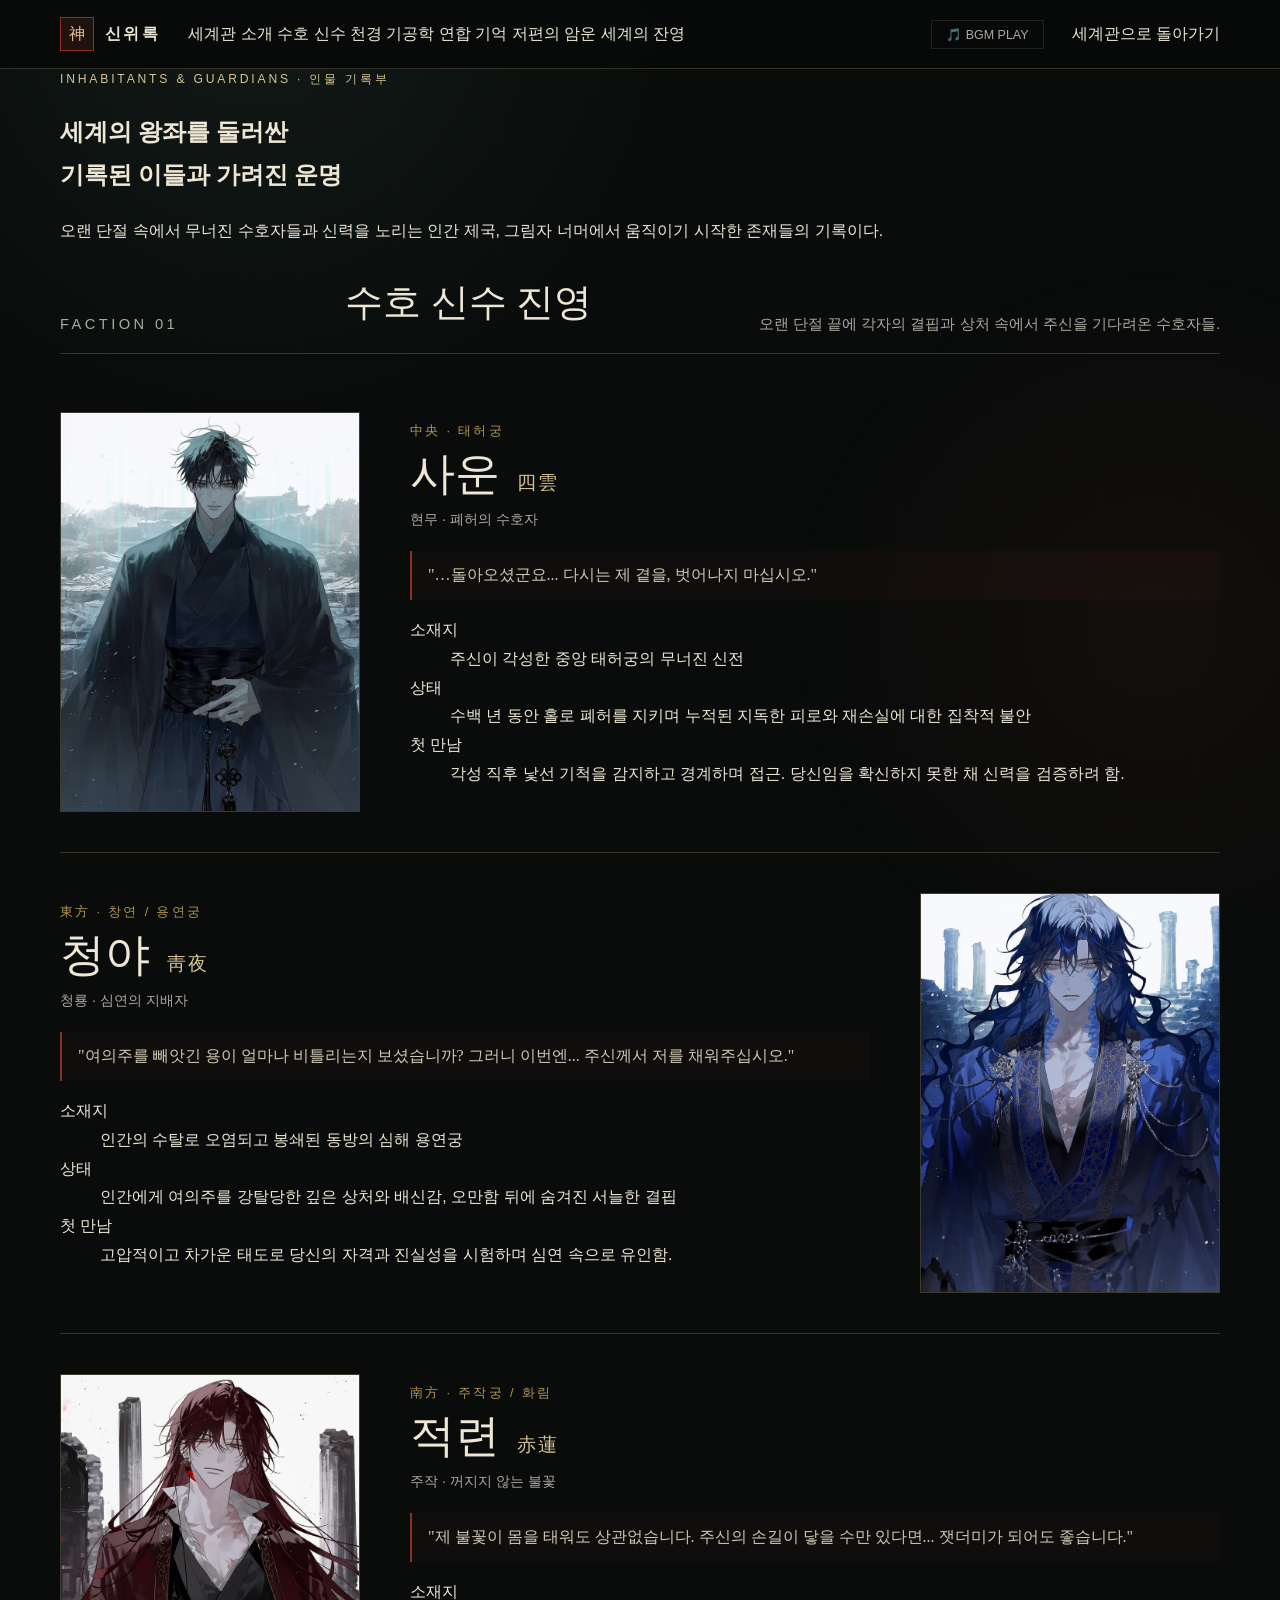
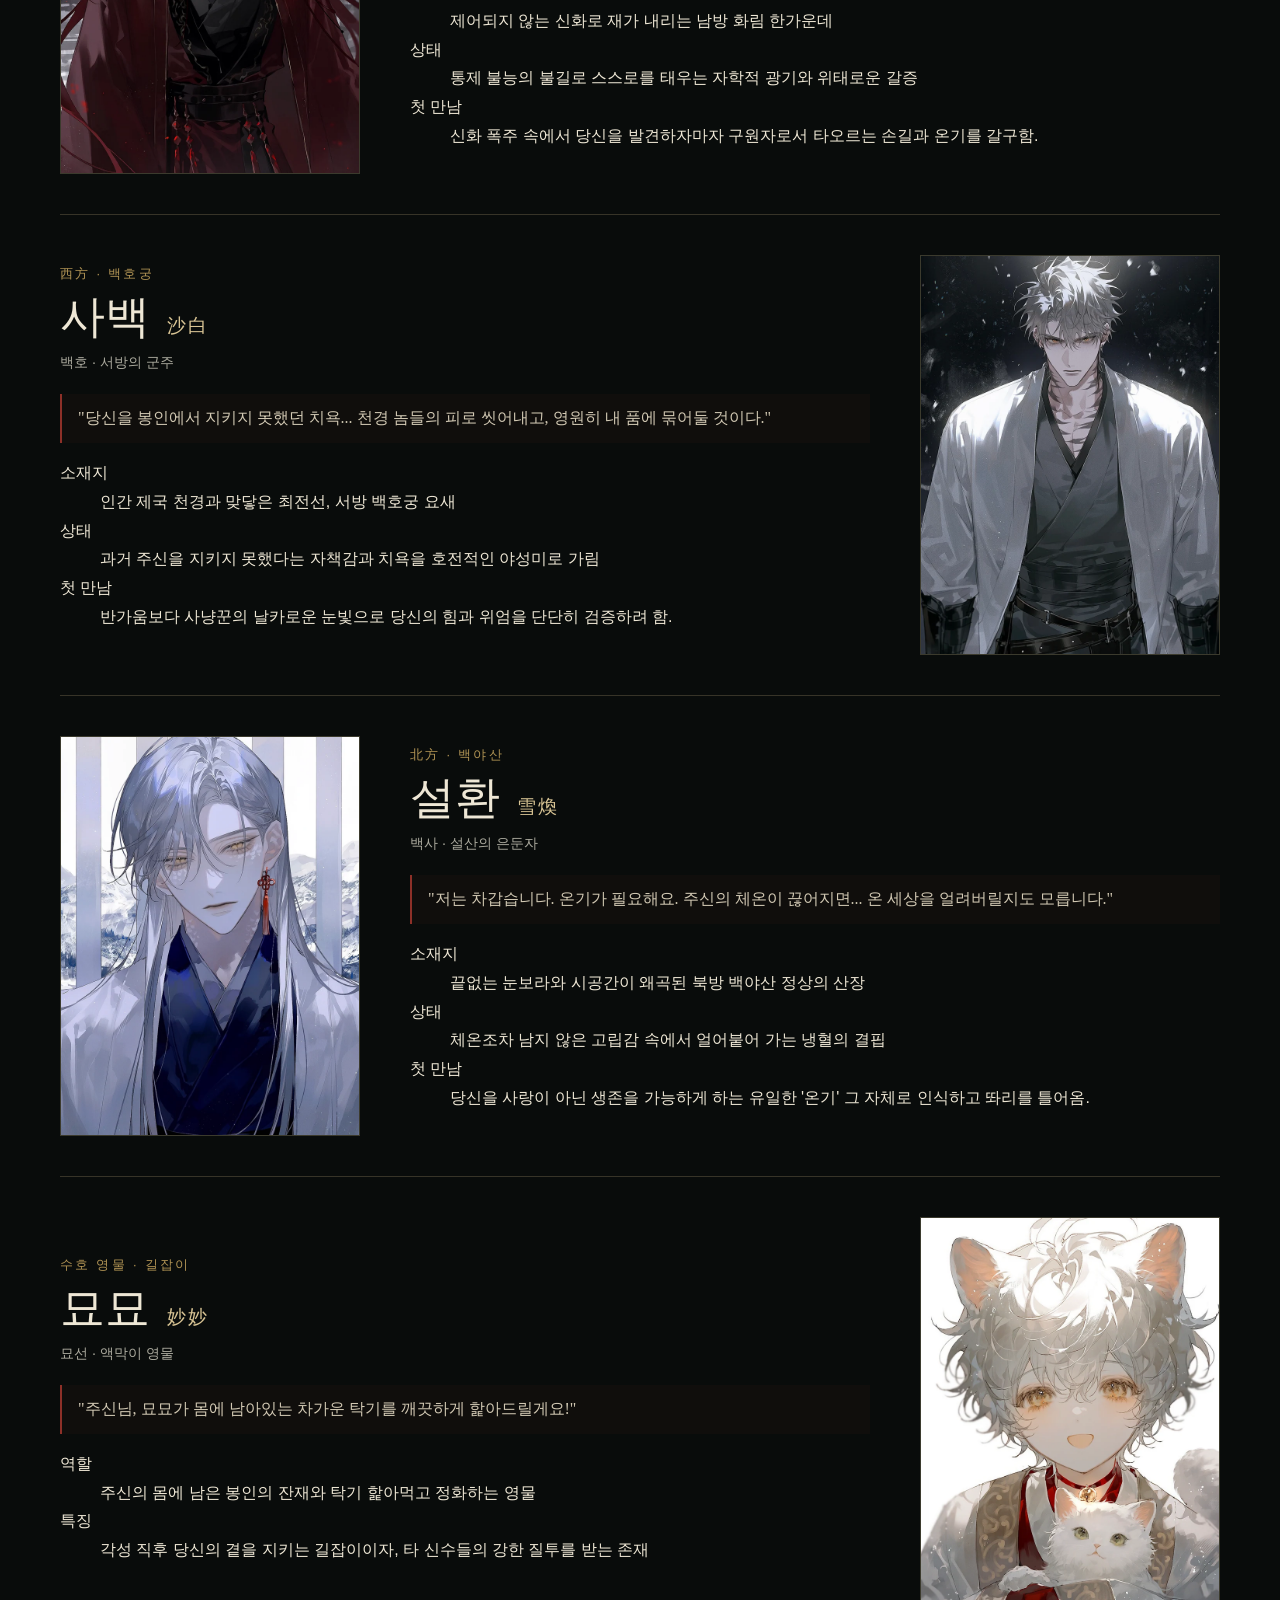
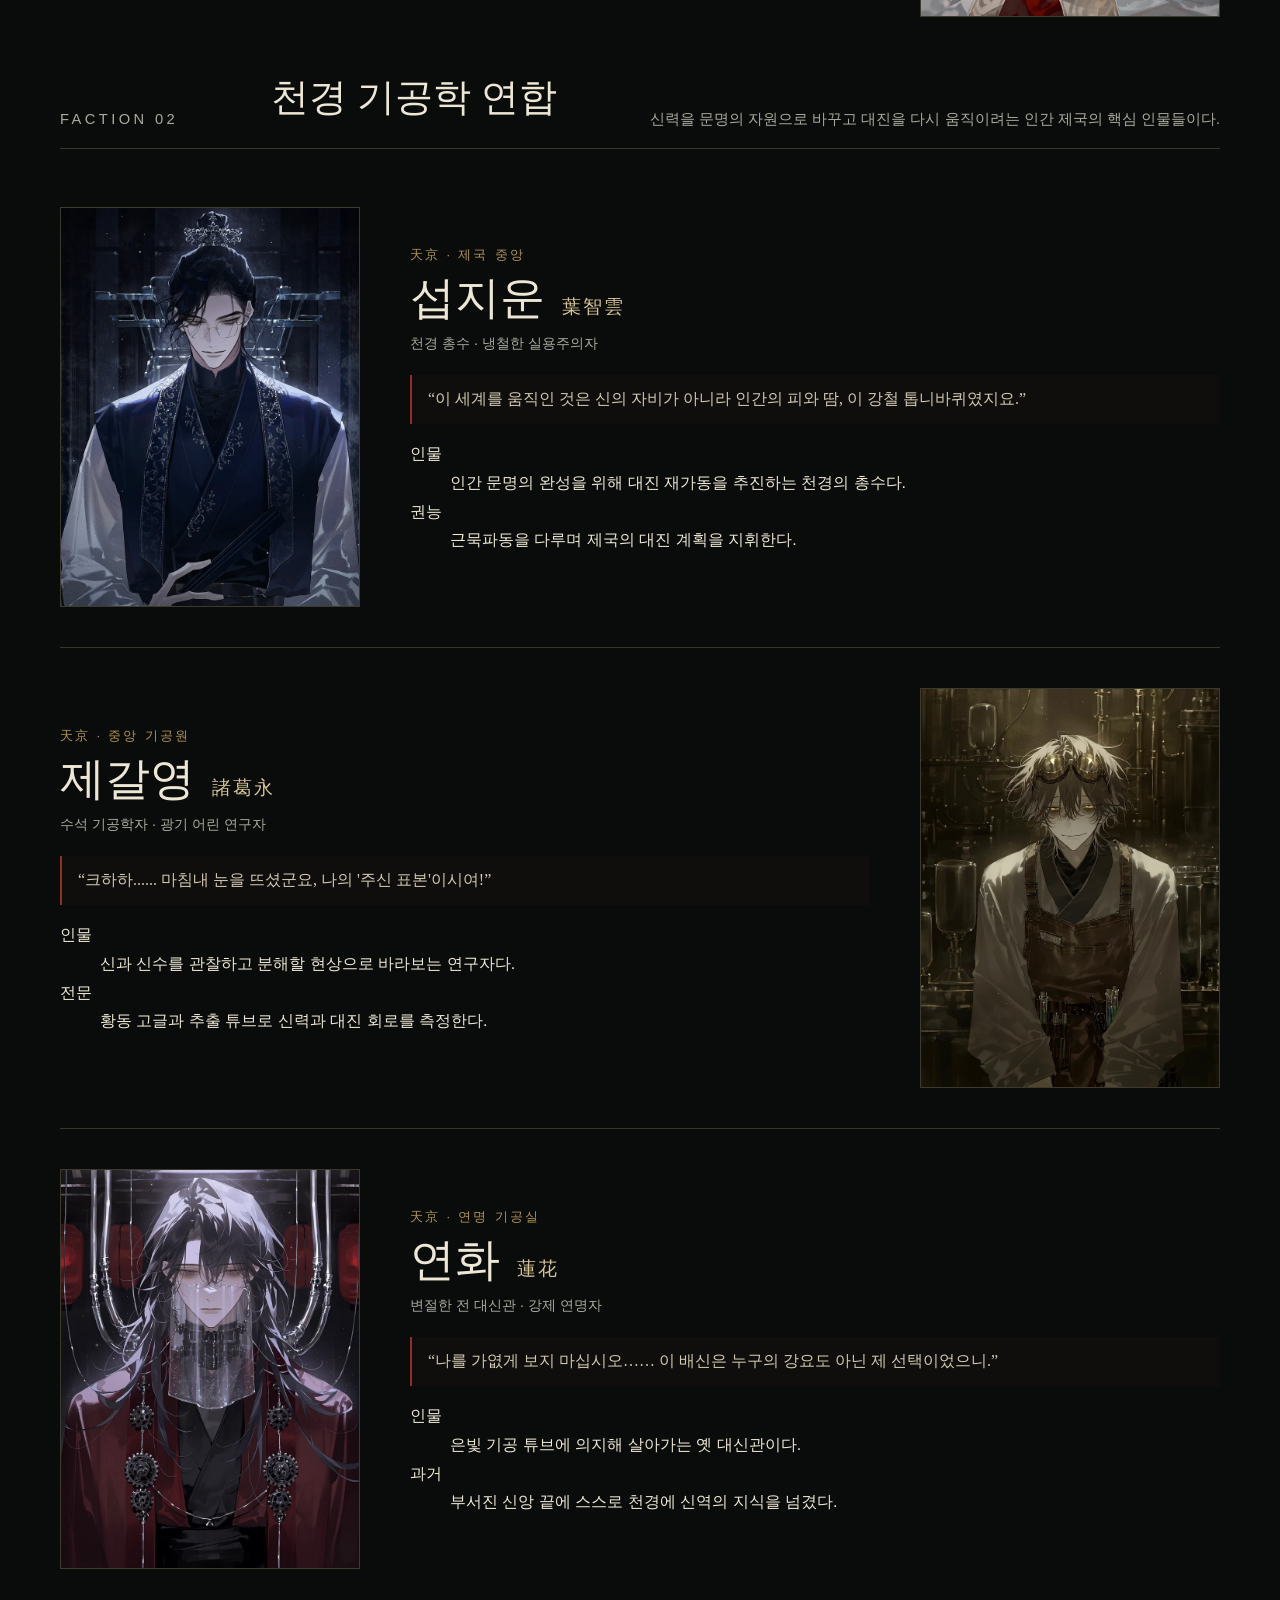
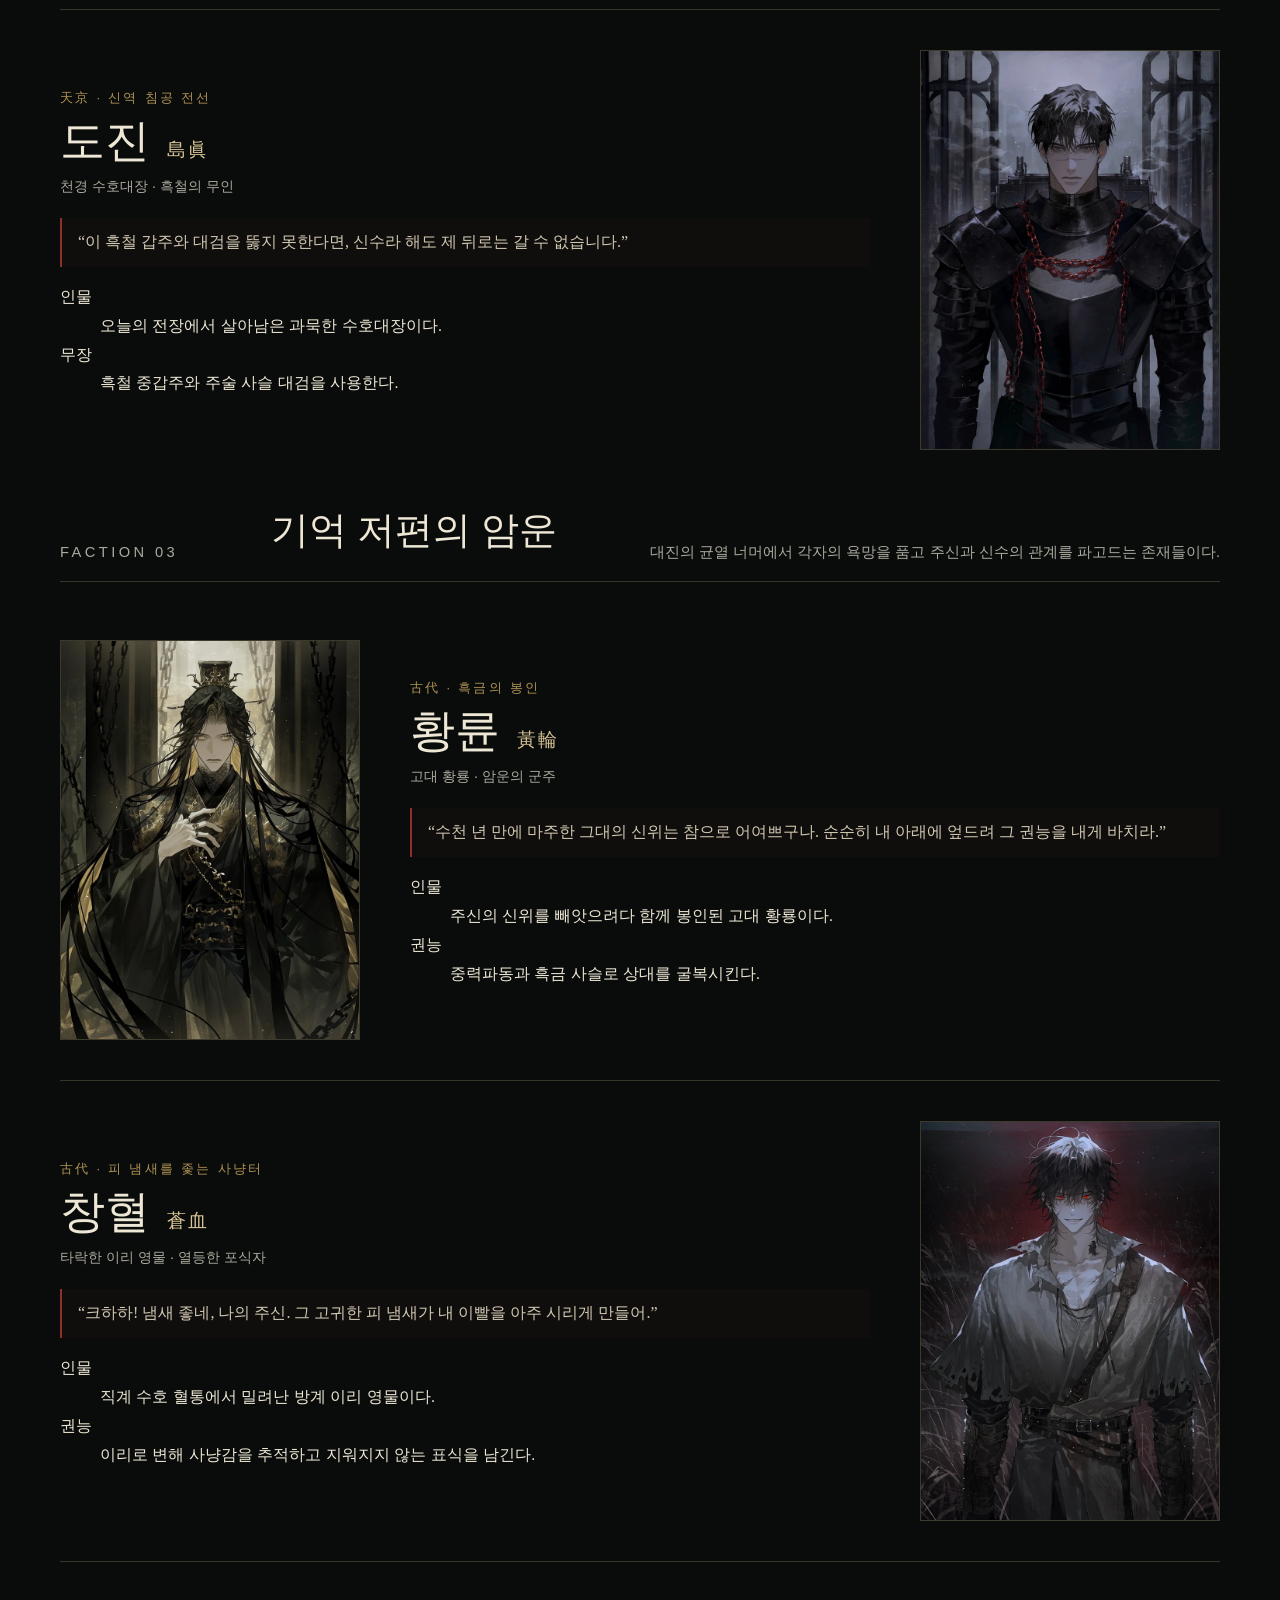
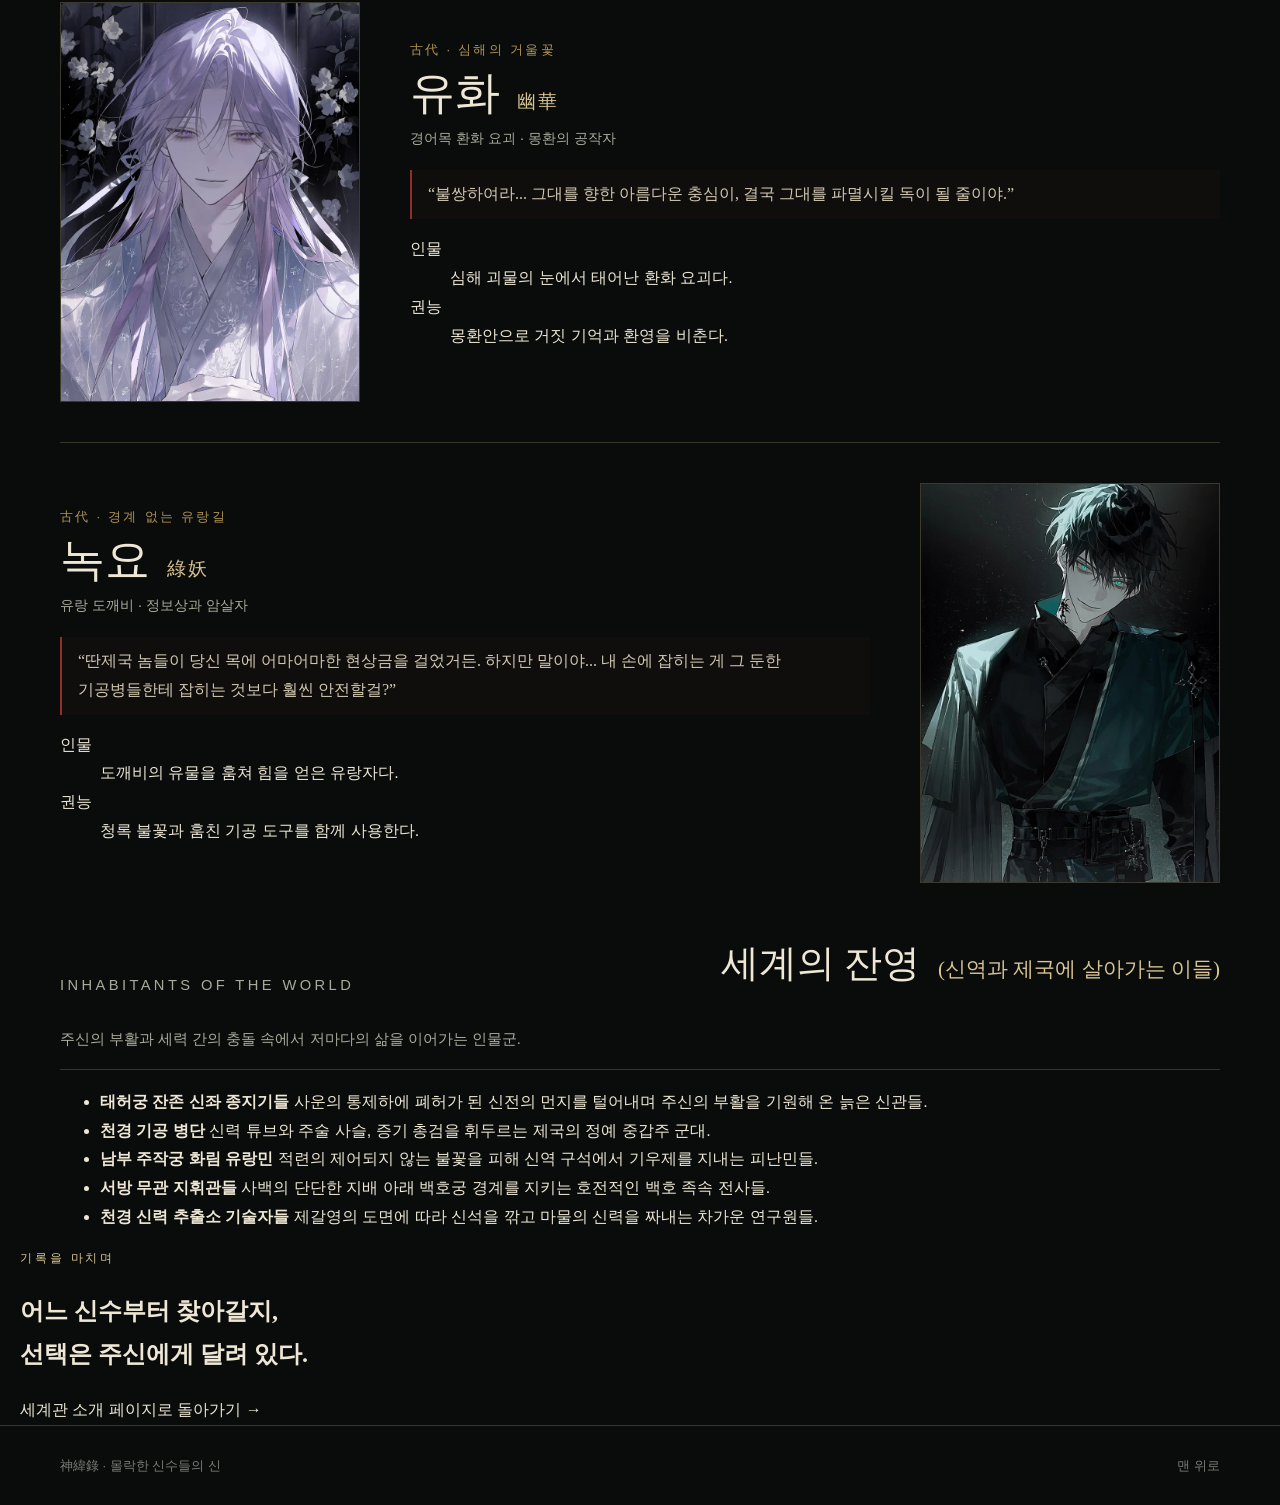
<file: characters.html>
<!doctype html>
<html lang="ko">
<head>
  <meta charset="utf-8">
  <meta name="viewport" content="width=device-width,initial-scale=1">
  <meta name="theme-color" content="#090c0b">
  <meta name="description" content="신위록 주요 인물 및 세력 기록">
  <title>신위록 神緯錄 | 인물 기록부</title>
  <link rel="stylesheet" href="styles.css">
</head>
<body>

  <!-- SUNO BGM 오디오 태그 -->
  <audio id="bgm" src="assets/audio/bgm.mp3" loop preload="auto"></audio>

  <!-- 상단 네비게이션 -->
  <header class="topbar">
    <div class="shell bar-inner">
      <a class="brand" href="index.html"><span class="brand-mark">神</span><strong>신위록</strong></a>
      <nav class="nav" aria-label="주요 메뉴">
        <a href="index.html">세계관 소개</a>
        <a href="#guardians">수호 신수</a>
        <a href="#empire">천경 기공학 연합</a>
        <a href="#shadow">기억 저편의 암운</a>
        <a href="#inhabitants">세계의 잔영</a>
      </nav>

      <!-- BGM 토글 버튼 -->
      <button id="bgmToggleBtn" class="bgm-btn off" type="button" aria-label="음악 켜기/끄기">
        🎵 BGM PLAY
      </button>

      <a class="character-link" href="index.html">세계관으로 돌아가기</a>
    </div>
  </header>

  <!-- 대사 수정: 아래 data-character-quote가 붙은 blockquote의 내용만 수정하세요.
       index.html 카드와 상세창에서도 이 내용을 그대로 불러옵니다. 파일명은 유지하세요. -->
  <main>
    <section class="character-hero">
      <div class="shell">
        <p class="overline">INHABITANTS & GUARDIANS · 인물 기록부</p>
        <h1>세계의 왕좌를 둘러싼<br>기록된 이들과 가려진 운명</h1>
        <p>오랜 단절 속에서 무너진 수호자들과 신력을 노리는 인간 제국, 그림자 너머에서 움직이기 시작한 존재들의 기록이다.</p>
      </div>
    </section>

    <!-- [1] 수호 신수 진영 (주신 제외 6인) -->
    <section class="guardian-list" id="guardians">
      <div class="shell">
        <div class="faction-header">
          <p class="overline">FACTION 01</p>
          <h2>수호 신수 진영</h2>
          <p>오랜 단절 끝에 각자의 결핍과 상처 속에서 주신을 기다려온 수호자들.</p>
        </div>

        <!-- 사운 -->
        <article class="guardian saun">
          <div class="portrait">
            <img src="assets/images/characters/guardian/saun-detail.webp" alt="사운 상세 초상" loading="lazy">
          </div>
          <div class="guardian-copy">
            <p class="direction">中央 · 태허궁</p>
            <h2>사운 <small>四雲</small></h2>
            <p class="guardian-kind">현무 · 폐허의 수호자</p>
            <blockquote data-character-quote="saun">"…돌아오셨군요... 다시는 제 곁을, 벗어나지 마십시오."</blockquote>
            <dl>
              <div><dt>소재지</dt><dd>주신이 각성한 중앙 태허궁의 무너진 신전</dd></div>
              <div><dt>상태</dt><dd>수백 년 동안 홀로 폐허를 지키며 누적된 지독한 피로와 재손실에 대한 집착적 불안</dd></div>
              <div><dt>첫 만남</dt><dd>각성 직후 낯선 기척을 감지하고 경계하며 접근. 당신임을 확신하지 못한 채 신력을 검증하려 함.</dd></div>
            </dl>
          </div>
        </article>

        <!-- 청야 -->
        <article class="guardian cheongya reverse">
          <div class="portrait">
            <img src="assets/images/characters/guardian/cheongya-detail.webp" alt="청야 상세 초상" loading="lazy">
          </div>
          <div class="guardian-copy">
            <p class="direction">東方 · 창연 / 용연궁</p>
            <h2>청야 <small>靑夜</small></h2>
            <p class="guardian-kind">청룡 · 심연의 지배자</p>
            <blockquote data-character-quote="cheongya">"여의주를 빼앗긴 용이 얼마나 비틀리는지 보셨습니까? 그러니 이번엔... 주신께서 저를 채워주십시오."</blockquote>
            <dl>
              <div><dt>소재지</dt><dd>인간의 수탈로 오염되고 봉쇄된 동방의 심해 용연궁</dd></div>
              <div><dt>상태</dt><dd>인간에게 여의주를 강탈당한 깊은 상처와 배신감, 오만함 뒤에 숨겨진 서늘한 결핍</dd></div>
              <div><dt>첫 만남</dt><dd>고압적이고 차가운 태도로 당신의 자격과 진실성을 시험하며 심연 속으로 유인함.</dd></div>
            </dl>
          </div>
        </article>

        <!-- 적련 -->
        <article class="guardian jeokryeon">
          <div class="portrait">
            <img src="assets/images/characters/guardian/jeokryeon-detail.webp" alt="적련 상세 초상" loading="lazy">
          </div>
          <div class="guardian-copy">
            <p class="direction">南方 · 주작궁 / 화림</p>
            <h2>적련 <small>赤蓮</small></h2>
            <p class="guardian-kind">주작 · 꺼지지 않는 불꽃</p>
            <blockquote data-character-quote="jeokryeon">"제 불꽃이 몸을 태워도 상관없습니다. 주신의 손길이 닿을 수만 있다면... 잿더미가 되어도 좋습니다."</blockquote>
            <dl>
              <div><dt>소재지</dt><dd>제어되지 않는 신화로 재가 내리는 남방 화림 한가운데</dd></div>
              <div><dt>상태</dt><dd>통제 불능의 불길로 스스로를 태우는 자학적 광기와 위태로운 갈증</dd></div>
              <div><dt>첫 만남</dt><dd>신화 폭주 속에서 당신을 발견하자마자 구원자로서 타오르는 손길과 온기를 갈구함.</dd></div>
            </dl>
          </div>
        </article>

        <!-- 사백 -->
        <article class="guardian sabaek reverse">
          <div class="portrait">
            <img src="assets/images/characters/guardian/sabaek-detail.webp" alt="사백 상세 초상" loading="lazy">
          </div>
          <div class="guardian-copy">
            <p class="direction">西方 · 백호궁</p>
            <h2>사백 <small>沙白</small></h2>
            <p class="guardian-kind">백호 · 서방의 군주</p>
            <blockquote data-character-quote="sabaek">"당신을 봉인에서 지키지 못했던 치욕... 천경 놈들의 피로 씻어내고, 영원히 내 품에 묶어둘 것이다."</blockquote>
            <dl>
              <div><dt>소재지</dt><dd>인간 제국 천경과 맞닿은 최전선, 서방 백호궁 요새</dd></div>
              <div><dt>상태</dt><dd>과거 주신을 지키지 못했다는 자책감과 치욕을 호전적인 야성미로 가림</dd></div>
              <div><dt>첫 만남</dt><dd>반가움보다 사냥꾼의 날카로운 눈빛으로 당신의 힘과 위엄을 단단히 검증하려 함.</dd></div>
            </dl>
          </div>
        </article>

        <!-- 설환 -->
        <article class="guardian seolhwan">
          <div class="portrait">
            <img src="assets/images/characters/guardian/seolhwan-detail.webp" alt="설환 상세 초상" loading="lazy">
          </div>
          <div class="guardian-copy">
            <p class="direction">北方 · 백야산</p>
            <h2>설환 <small>雪煥</small></h2>
            <p class="guardian-kind">백사 · 설산의 은둔자</p>
            <blockquote data-character-quote="seolhwan">"저는 차갑습니다. 온기가 필요해요. 주신의 체온이 끊어지면... 온 세상을 얼려버릴지도 모릅니다."</blockquote>
            <dl>
              <div><dt>소재지</dt><dd>끝없는 눈보라와 시공간이 왜곡된 북방 백야산 정상의 산장</dd></div>
              <div><dt>상태</dt><dd>체온조차 남지 않은 고립감 속에서 얼어붙어 가는 냉혈의 결핍</dd></div>
              <div><dt>첫 만남</dt><dd>당신을 사랑이 아닌 생존을 가능하게 하는 유일한 '온기' 그 자체로 인식하고 똬리를 틀어옴.</dd></div>
            </dl>
          </div>
        </article>

        <!-- 묘묘 -->
        <article class="guardian myomyo reverse">
          <div class="portrait">
            <img src="assets/images/characters/guardian/myomyo-detail.webp" alt="묘묘 상세 초상" loading="lazy">
          </div>
          <div class="guardian-copy">
            <p class="direction">수호 영물 · 길잡이</p>
            <h2>묘묘 <small>妙妙</small></h2>
            <p class="guardian-kind">묘선 · 액막이 영물</p>
            <blockquote data-character-quote="myomyo">"주신님, 묘묘가 몸에 남아있는 차가운 탁기를 깨끗하게 핥아드릴게요!"</blockquote>
            <dl>
              <div><dt>역할</dt><dd>주신의 몸에 남은 봉인의 잔재와 탁기 핥아먹고 정화하는 영물</dd></div>
              <div><dt>특징</dt><dd>각성 직후 당신의 곁을 지키는 길잡이이자, 타 신수들의 강한 질투를 받는 존재</dd></div>
            </dl>
          </div>
        </article>
      </div>
    </section>

    <section class="guardian-list enemy-section" id="empire">
      <div class="shell">
        <div class="faction-header">
          <p class="overline">FACTION 02</p>
          <h2>천경 기공학 연합</h2>
          <p>신력을 문명의 자원으로 바꾸고 대진을 다시 움직이려는 인간 제국의 핵심 인물들이다.</p>
        </div>
        <article class="guardian"><div class="portrait"><img src="assets/images/characters/empire/seopjiun-detail.webp" alt="섭지운 상세 초상" loading="lazy"></div><div class="guardian-copy"><p class="direction">天京 · 제국 중앙</p><h2>섭지운 <small>葉智雲</small></h2><p class="guardian-kind">천경 총수 · 냉철한 실용주의자</p><blockquote data-character-quote="seopjiun">“이 세계를 움직인 것은 신의 자비가 아니라 인간의 피와 땀, 이 강철 톱니바퀴였지요.”</blockquote><dl><div><dt>인물</dt><dd>인간 문명의 완성을 위해 대진 재가동을 추진하는 천경의 총수다.</dd></div><div><dt>권능</dt><dd>근묵파동을 다루며 제국의 대진 계획을 지휘한다.</dd></div></dl></div></article>
        <article class="guardian reverse"><div class="portrait"><img src="assets/images/characters/empire/jegaryeong-detail.webp" alt="제갈영 상세 초상" loading="lazy"></div><div class="guardian-copy"><p class="direction">天京 · 중앙 기공원</p><h2>제갈영 <small>諸葛永</small></h2><p class="guardian-kind">수석 기공학자 · 광기 어린 연구자</p><blockquote data-character-quote="jegaryeong">“크하하...... 마침내 눈을 뜨셨군요, 나의 '주신 표본'이시여!”</blockquote><dl><div><dt>인물</dt><dd>신과 신수를 관찰하고 분해할 현상으로 바라보는 연구자다.</dd></div><div><dt>전문</dt><dd>황동 고글과 추출 튜브로 신력과 대진 회로를 측정한다.</dd></div></dl></div></article>
        <article class="guardian"><div class="portrait"><img src="assets/images/characters/empire/yeonhwa-detail.webp" alt="연화 상세 초상" loading="lazy"></div><div class="guardian-copy"><p class="direction">天京 · 연명 기공실</p><h2>연화 <small>蓮花</small></h2><p class="guardian-kind">변절한 전 대신관 · 강제 연명자</p><blockquote data-character-quote="yeonhwa">“나를 가엾게 보지 마십시오…… 이 배신은 누구의 강요도 아닌 제 선택이었으니.”</blockquote><dl><div><dt>인물</dt><dd>은빛 기공 튜브에 의지해 살아가는 옛 대신관이다.</dd></div><div><dt>과거</dt><dd>부서진 신앙 끝에 스스로 천경에 신역의 지식을 넘겼다.</dd></div></dl></div></article>
        <article class="guardian reverse"><div class="portrait"><img src="assets/images/characters/empire/dojin-detail.webp" alt="도진 상세 초상" loading="lazy"></div><div class="guardian-copy"><p class="direction">天京 · 신역 침공 전선</p><h2>도진 <small>島眞</small></h2><p class="guardian-kind">천경 수호대장 · 흑철의 무인</p><blockquote data-character-quote="dojin">“이 흑철 갑주와 대검을 뚫지 못한다면, 신수라 해도 제 뒤로는 갈 수 없습니다.”</blockquote><dl><div><dt>인물</dt><dd>오늘의 전장에서 살아남은 과묵한 수호대장이다.</dd></div><div><dt>무장</dt><dd>흑철 중갑주와 주술 사슬 대검을 사용한다.</dd></div></dl></div></article>
      </div>
    </section>

    <section class="guardian-list enemy-section dark-bg-section" id="shadow">
      <div class="shell">
        <div class="faction-header">
          <p class="overline">FACTION 03</p>
          <h2>기억 저편의 암운</h2>
          <p>대진의 균열 너머에서 각자의 욕망을 품고 주신과 신수의 관계를 파고드는 존재들이다.</p>
        </div>
        <article class="guardian"><div class="portrait"><img src="assets/images/characters/shadow/hwangryun-detail.webp" alt="황륜 상세 초상" loading="lazy"></div><div class="guardian-copy"><p class="direction">古代 · 흑금의 봉인</p><h2>황륜 <small>黃輪</small></h2><p class="guardian-kind">고대 황룡 · 암운의 군주</p><blockquote data-character-quote="hwangryun">“수천 년 만에 마주한 그대의 신위는 참으로 어여쁘구나. 순순히 내 아래에 엎드려 그 권능을 내게 바치라.”</blockquote><dl><div><dt>인물</dt><dd>주신의 신위를 빼앗으려다 함께 봉인된 고대 황룡이다.</dd></div><div><dt>권능</dt><dd>중력파동과 흑금 사슬로 상대를 굴복시킨다.</dd></div></dl></div></article>
        <article class="guardian reverse"><div class="portrait"><img src="assets/images/characters/shadow/changhyeol-detail.webp" alt="창혈 상세 초상" loading="lazy"></div><div class="guardian-copy"><p class="direction">古代 · 피 냄새를 좇는 사냥터</p><h2>창혈 <small>蒼血</small></h2><p class="guardian-kind">타락한 이리 영물 · 열등한 포식자</p><blockquote data-character-quote="changhyeol">“크하하! 냄새 좋네, 나의 주신. 그 고귀한 피 냄새가 내 이빨을 아주 시리게 만들어.”</blockquote><dl><div><dt>인물</dt><dd>직계 수호 혈통에서 밀려난 방계 이리 영물이다.</dd></div><div><dt>권능</dt><dd>이리로 변해 사냥감을 추적하고 지워지지 않는 표식을 남긴다.</dd></div></dl></div></article>
        <article class="guardian"><div class="portrait"><img src="assets/images/characters/shadow/yuhwa-detail.webp" alt="유화 상세 초상" loading="lazy"></div><div class="guardian-copy"><p class="direction">古代 · 심해의 거울꽃</p><h2>유화 <small>幽華</small></h2><p class="guardian-kind">경어목 환화 요괴 · 몽환의 공작자</p><blockquote data-character-quote="yuhwa">“불쌍하여라... 그대를 향한 아름다운 충심이, 결국 그대를 파멸시킬 독이 될 줄이야.”</blockquote><dl><div><dt>인물</dt><dd>심해 괴물의 눈에서 태어난 환화 요괴다.</dd></div><div><dt>권능</dt><dd>몽환안으로 거짓 기억과 환영을 비춘다.</dd></div></dl></div></article>
        <article class="guardian reverse"><div class="portrait"><img src="assets/images/characters/shadow/nokyo-detail.webp" alt="녹요 상세 초상" loading="lazy"></div><div class="guardian-copy"><p class="direction">古代 · 경계 없는 유랑길</p><h2>녹요 <small>綠妖</small></h2><p class="guardian-kind">유랑 도깨비 · 정보상과 암살자</p><blockquote data-character-quote="nokyo">“딴제국 놈들이 당신 목에 어마어마한 현상금을 걸었거든. 하지만 말이야... 내 손에 잡히는 게 그 둔한 기공병들한테 잡히는 것보다 훨씬 안전할걸?”</blockquote><dl><div><dt>인물</dt><dd>도깨비의 유물을 훔쳐 힘을 얻은 유랑자다.</dd></div><div><dt>권능</dt><dd>청록 불꽃과 훔친 기공 도구를 함께 사용한다.</dd></div></dl></div></article>
      </div>
    </section>

    <!-- [4] 세계의 잔영 (NPC 리스트) -->
    <section class="npc-section" id="inhabitants">
      <div class="shell">
        <div class="faction-header">
          <p class="overline">INHABITANTS OF THE WORLD</p>
          <h2>세계의 잔영 <small>(신역과 제국에 살아가는 이들)</small></h2>
          <p>주신의 부활과 세력 간의 충돌 속에서 저마다의 삶을 이어가는 인물군.</p>
        </div>
        <ul class="npc-list">
          <li>
            <strong>태허궁 잔존 신좌 종지기들</strong>
            <span>사운의 통제하에 폐허가 된 신전의 먼지를 털어내며 주신의 부활을 기원해 온 늙은 신관들.</span>
          </li>
          <li>
            <strong>천경 기공 병단</strong>
            <span>신력 튜브와 주술 사슬, 증기 총검을 휘두르는 제국의 정예 중갑주 군대.</span>
          </li>
          <li>
            <strong>남부 주작궁 화림 유랑민</strong>
            <span>적련의 제어되지 않는 불꽃을 피해 신역 구석에서 기우제를 지내는 피난민들.</span>
          </li>
          <li>
            <strong>서방 무관 지휘관들</strong>
            <span>사백의 단단한 지배 아래 백호궁 경계를 지키는 호전적인 백호 족속 전사들.</span>
          </li>
          <li>
            <strong>천경 신력 추출소 기술자들</strong>
            <span>제갈영의 도면에 따라 신석을 깎고 마물의 신력을 짜내는 차가운 연구원들.</span>
          </li>
        </ul>
      </div>
    </section>

    <!-- 하단 이동 링크 -->
    <section class="journey">
      <div class="shell journey-grid">
        <div>
          <p class="overline">기록을 마치며</p>
          <h2>어느 신수부터 찾아갈지,<br>선택은 주신에게 달려 있다.</h2>
        </div>
        <div>
          <a class="primary-link" href="index.html">세계관 소개 페이지로 돌아가기 <span>→</span></a>
        </div>
      </div>
    </section>
  </main>

  <footer>
    <div class="shell footer-inner">
      <span>神緯錄 · 몰락한 신수들의 신</span>
      <a href="#guardians">맨 위로</a>
    </div>
  </footer>

  <script>
    const bgm = document.getElementById('bgm');
    const bgmToggleBtn = document.getElementById('bgmToggleBtn');

    // BGM 켜기 / 끄기 수동 버튼
    bgmToggleBtn.addEventListener('click', () => {
      if (bgm.paused) {
        bgm.volume = 0.4;
        bgm.play();
        bgmToggleBtn.innerText = '🎵 BGM ON';
        bgmToggleBtn.classList.remove('off');
      } else {
        bgm.pause();
        bgmToggleBtn.innerText = '🔇 BGM OFF';
        bgmToggleBtn.classList.add('off');
      }
    });
  </script>
</body>
</html>
</file>
<file: styles.css>
/* ============================================================
   神緯錄 · 신위록 — 스타일
   ============================================================ */
:root {
  --ink: #090c0b;
  --ink2: #111713;
  --gold: #b09354;
  --gold2: #d8c494;
  --jade: #50796e;
  --red: #8d3028;
  --violet: #5d4866;
  --text: #eee7d5;
  --muted: #aaa99d;
  --soft: #c8c2b4;
  --line: rgba(216, 196, 148, 0.22);
  --line2: rgba(216, 196, 148, 0.12);
  --hanji: #ebdfc1;
  --hanji2: #dccb9f;
  --serif: "Noto Serif KR", "Nanum Myeongjo", "Batang", serif;
  --sans: "Pretendard Variable", Pretendard, "Noto Sans KR", "Apple SD Gothic Neo", "Malgun Gothic", sans-serif;
}

* { box-sizing: border-box; }
[hidden] { display: none !important; }
html { scroll-behavior: smooth; scroll-padding-top: 130px; }
body {
  margin: 0; background: var(--ink); color: var(--text);
  font-family: var(--sans); font-size: 16px; line-height: 1.8; overflow-x: hidden;
}
body:before {
  content: ""; position: fixed; inset: 0; z-index: -1;
  background:
    radial-gradient(circle at 20% 0, rgba(80,121,110,.13), transparent 33%),
    radial-gradient(circle at 90% 70%, rgba(141,48,40,.08), transparent 28%),
    repeating-linear-gradient(90deg, transparent 0 99px, rgba(216,196,148,.016) 100px);
}
body.gate-locked { overflow: hidden; }
h1, h2, h3, h4, blockquote, .serif { font-family: var(--serif); word-break: keep-all; }
p, li, dd, td { word-break: keep-all; }
a { color: inherit; text-decoration: none; }
button { font-family: inherit; }
.shell { width: min(1160px, calc(100% - 40px)); margin: 0 auto; }
.overline { color: var(--gold2); font-size: .76rem; letter-spacing: .23em; text-transform: uppercase; display: block; margin: 0; }
.muted { color: var(--muted); }
.hj { color: var(--gold2); font-family: var(--serif); font-size: .82em; margin-left: 4px; letter-spacing: .06em; }

/* ============================================================
   1. 오프닝 — 봉투가 날아와 내려앉고, 인장을 뜯어 서신을 연다
   ============================================================ */
.skip-opening .opening-screen { display: none; }
.opening-screen {
  position: fixed; inset: 0; z-index: 1000;
  display: flex; align-items: center; justify-content: center; padding: 32px 16px;
  cursor: pointer; -webkit-user-select: none; user-select: none;
  background:
    radial-gradient(circle at 50% 28%, rgba(176,147,84,.10), transparent 42%),
    radial-gradient(circle at 18% 82%, rgba(80,121,110,.12), transparent 38%),
    radial-gradient(circle at 84% 86%, rgba(141,48,40,.10), transparent 34%),
    linear-gradient(180deg, #050706 0%, #090c0b 48%, #050706 100%);
}
.opening-screen:after { content: ""; position: absolute; inset: 0; margin: 22px; border: 1px solid rgba(216,196,148,.14); pointer-events: none; }
.opening-screen.is-shaking { animation: opShake .35s ease; }
@keyframes opShake { 20% { transform: translate(-3px,2px); } 40% { transform: translate(3px,-2px); } 60% { transform: translate(-2px,1px); } 80% { transform: translate(1px,-1px); } }
.opening-screen.is-opened { cursor: default; }
.opening-fx { position: fixed; inset: 0; width: 100%; height: 100%; pointer-events: none; z-index: 1001; }

.opening-motes { position: absolute; inset: 0; overflow: hidden; pointer-events: none; }
.opening-motes i { position: absolute; bottom: -10px; width: var(--s); height: var(--s); border-radius: 50%; background: rgba(216,196,148,.85); box-shadow: 0 0 8px 2px rgba(216,196,148,.35); animation: moteRise linear infinite; }
@keyframes moteRise { 0% { transform: none; opacity: 0; } 15% { opacity: .7; } 85% { opacity: .5; } 100% { transform: translate(24px,-105vh); opacity: 0; } }

.opening-hint { position: absolute; left: 0; right: 0; bottom: 13%; margin: 0; text-align: center; color: var(--gold2); font-size: .78rem; letter-spacing: .3em; pointer-events: none; opacity: 0; animation: hintIn .8s ease 1.6s forwards, hintBreathe 3s ease-in-out 2.4s infinite; }
@keyframes hintIn { to { opacity: .75; } }
@keyframes hintBreathe { 50% { opacity: .3; } }
.opening-screen.is-opened .opening-hint { animation: none; opacity: 0; transition: opacity .2s; }

.envelope-stage { position: relative; z-index: 2; animation: envArrive 1.3s cubic-bezier(.2,.8,.25,1) both; }
@keyframes envArrive { 0% { opacity: 0; transform: translate(-40px,-60vh) rotate(-18deg); } 60% { opacity: 1; transform: translate(8px,10px) rotate(3deg); } 80% { transform: translate(-2px,-4px) rotate(-1deg); } 100% { transform: none; } }
/* 움직이는 부모 레이어는 작은 글자를 흐리게 보이게 할 수 있어 봉투는 정지시킨다. */
.envelope-float { animation: none; }
@keyframes envFloat { 50% { transform: translateY(-6px) rotate(.4deg); } }

.envelope { position: relative; width: min(420px, 86vw); aspect-ratio: 1.62; perspective: 1100px; perspective-origin: 50% 0; font-family: var(--serif); }
.env-back { position: absolute; inset: 0; background: linear-gradient(180deg, #b9a574, #cdb987); box-shadow: 0 30px 60px rgba(0,0,0,.6); }
.env-sheet { position: absolute; left: 5%; right: 5%; top: 5%; height: 90%; z-index: 2; display: flex; flex-direction: column; align-items: center; padding-top: 14px; color: #40311f;
  background: repeating-linear-gradient(0deg, transparent 0 22px, rgba(101,72,36,.07) 23px), #efe4c8; box-shadow: 0 -2px 8px rgba(0,0,0,.15); }
.env-sheet small { color: #963b31; font-size: .62rem; letter-spacing: .3em; }
.env-sheet b { font-weight: 400; font-size: 1.9rem; letter-spacing: .16em; margin-top: 4px; }
.env-front { position: absolute; inset: 0; z-index: 3; background: linear-gradient(160deg, var(--hanji), var(--hanji2)); clip-path: polygon(0 0,50% 56%,100% 0,100% 100%,0 100%); }
.env-front:before { content: ""; position: absolute; inset: 0; background: linear-gradient(to top right, transparent 49.6%, rgba(90,65,35,.16) 50%, transparent 50.6%), linear-gradient(to top left, transparent 49.6%, rgba(90,65,35,.16) 50%, transparent 50.6%); }
.env-front:after { content: ""; position: absolute; inset: 8px; border: 1px solid rgba(93,63,30,.2); }
.env-address { position: absolute; z-index: 5; left: 0; right: 0; bottom: 17%; margin: 0; text-align: center; font-family: var(--sans); font-size: .94rem; font-weight: 600; letter-spacing: .04em; color: #302517; }
.env-address b { color: var(--red); font-weight: 600; margin-right: 10px; }
.env-from { position: absolute; z-index: 5; right: 7%; bottom: 7%; margin: 0; font-family: var(--sans); font-size: .75rem; font-weight: 500; letter-spacing: .04em; color: #45341f; }
.env-flap-shadow { position: absolute; left: 0; right: 0; top: 0; height: 62%; z-index: 3; background: rgba(40,25,10,.22); clip-path: polygon(0 0,100% 0,50% 100%); }
.env-flap { position: absolute; left: 0; right: 0; top: 0; height: 60%; z-index: 4; transform-origin: 50% 0; transform-style: preserve-3d; }
.env-flap .face, .env-flap .inner { position: absolute; inset: 0; backface-visibility: hidden; -webkit-backface-visibility: hidden; }
.env-flap .face { clip-path: polygon(0 0,100% 0,50% 100%); background: linear-gradient(180deg, #e6d8b2, #d6c396); }
.env-flap .face:after { content: ""; position: absolute; inset: 0; background: linear-gradient(to bottom right, transparent 49.5%, rgba(90,65,35,.25) 50%, transparent 50.5%), linear-gradient(to bottom left, transparent 49.5%, rgba(90,65,35,.25) 50%, transparent 50.5%); }
.env-flap .inner { clip-path: polygon(0 100%,100% 100%,50% 0); transform: rotateX(180deg); background: repeating-linear-gradient(45deg, rgba(141,48,40,.14) 0 2px, transparent 2px 11px), linear-gradient(0deg, #cbb582, #b59e6b); }
.env-flap .pattern { position: absolute; left: 50%; top: 16%; transform: translateX(-50%); color: rgba(141,48,40,.35); font-size: .7rem; letter-spacing: .5em; }

.wax-seal { position: absolute; left: 50%; top: 58%; width: 66px; height: 66px; margin: -33px 0 0 -33px; z-index: 20; padding: 0; border: 0; background: none; cursor: pointer; }
.wax-seal .half { position: absolute; inset: 0; border-radius: 50%; display: grid; place-items: center; color: #f0d7b2; font-family: var(--serif); font-weight: 600; font-size: 1.5rem; text-shadow: 0 1px 0 rgba(0,0,0,.4);
  background: radial-gradient(circle at 34% 30%, #b0443a, #8d3028 46%, #561812);
  box-shadow: 0 0 0 3px rgba(141,48,40,.3), 0 5px 12px rgba(0,0,0,.5), inset 0 -4px 8px rgba(0,0,0,.35), inset 0 3px 6px rgba(255,170,150,.25);
  transition: transform .7s cubic-bezier(.3,.7,.2,1), opacity .6s, filter .2s; }
.wax-seal .half:after { content: ""; position: absolute; inset: 6px; border-radius: 50%; border: 1px solid rgba(240,215,178,.35); }
.wax-seal .l { clip-path: polygon(0 0,52% 0,46% 30%,55% 52%,44% 74%,50% 100%,0 100%); }
.wax-seal .r { clip-path: polygon(52% 0,100% 0,100% 100%,50% 100%,44% 74%,55% 52%,46% 30%); }
.wax-seal .glow { position: absolute; inset: -16px; border-radius: 50%; pointer-events: none; opacity: 0; background: radial-gradient(circle, rgba(232,180,120,.45), transparent 66%); animation: sealPulse 2.4s ease-in-out 1.4s infinite; }
@keyframes sealPulse { 0%,100% { opacity: .2; transform: scale(.9); } 50% { opacity: .85; transform: scale(1.12); } }
.wax-seal:hover .half, .wax-seal:focus-visible .half { filter: brightness(1.15); }
.wax-seal:focus-visible { outline: 2px solid var(--gold2); outline-offset: 8px; border-radius: 50%; }
.wax-seal.is-pressed .half { transform: scale(.88); }
.wax-seal.is-broken .glow { display: none; }
.wax-seal.is-broken .l { transform: translate(-44px,34px) rotate(-38deg); opacity: 0; }
.wax-seal.is-broken .r { transform: translate(44px,40px) rotate(34deg); opacity: 0; }

/* 서신 */
.letter-final { position: absolute; z-index: 10; display: flex; flex-direction: column; align-items: center; gap: 18px; width: min(460px, 92vw); }
.letter-final[hidden] { display: none; }
.opening-screen.is-reading { overflow-y: auto; -webkit-overflow-scrolling: touch; align-items: flex-start; justify-content: flex-start; }
.letter-final.is-settled { position: relative; margin: auto; }
.parchment-card { position: relative; width: 100%; padding: 42px 40px 34px; color: #40311f; font-family: var(--serif);
  background: linear-gradient(180deg, rgba(80,50,20,.05), transparent 30%), repeating-linear-gradient(0deg, transparent 0 30px, rgba(101,72,36,.05) 31px), #e7dab9;
  border: 1px solid #b7a173; box-shadow: 0 30px 60px rgba(0,0,0,.55), inset 0 0 40px rgba(101,72,36,.1);
  animation: cardIn .7s cubic-bezier(.2,.8,.25,1) both; }
@keyframes cardIn { from { opacity: 0; transform: translateY(30px) scale(.62); } to { opacity: 1; transform: none; } }
.parchment-card:before { content: ""; position: absolute; inset: 9px; border: 1px solid rgba(93,63,30,.22); pointer-events: none; }
.parchment-corner { position: absolute; top: 20px; width: 26px; height: 26px; display: grid; place-items: center; border: 1px solid rgba(103,69,30,.32); color: rgba(103,69,30,.55); font-size: .72rem; }
.corner-tl { left: 20px; } .corner-tr { right: 20px; }
.parchment-address { margin: 0 0 26px; padding-bottom: 14px; border-bottom: 1px solid rgba(88,59,28,.28); color: #51412c; font-family: var(--sans); font-size: .84rem; letter-spacing: .06em; }
.parchment-address span { color: #8b3328; font-weight: 700; margin-right: 10px; }
.parchment-kicker { margin: 0 0 12px; text-align: center; color: #963b31; font-family: var(--sans); font-size: .74rem; letter-spacing: .32em; }
.parchment-title { margin: 0; text-align: center; font-weight: 400; font-size: clamp(2.4rem, 8vw, 3.3rem); letter-spacing: .18em; color: #40311f; }
.parchment-title i { font-style: normal; display: inline-block; opacity: 0; animation: inkBleed .9s cubic-bezier(.2,.7,.2,1) forwards; animation-delay: var(--d); }
@keyframes inkBleed { 0% { opacity: 0; filter: blur(12px); transform: scale(1.25); } 60% { opacity: 1; filter: blur(1px); } 100% { opacity: 1; filter: none; transform: none; } }
.parchment-subtitle { margin: 10px 0 0; text-align: center; color: #68533a; font-size: .92rem; letter-spacing: .16em; }
.parchment-copy { margin: 22px 0 0; text-align: center; color: #5b4830; font-size: .9rem; line-height: 1.9; }
.parchment-date { margin: 20px 0 0; text-align: right; color: #816a48; font-family: var(--sans); font-size: .74rem; letter-spacing: .08em; padding-top: 14px; border-top: 1px solid rgba(117,73,34,.24); }
.parchment-card .rv { opacity: 0; animation: rvIn .7s ease forwards; animation-delay: var(--d); }
@keyframes rvIn { from { opacity: 0; transform: translateY(4px); } to { opacity: 1; transform: none; } }

.enter-btn { position: relative; overflow: hidden; appearance: none; width: 100%; padding: 16px 20px; border: 1px solid var(--line); background: rgba(216,196,148,.06);
  color: var(--gold2); cursor: pointer; font-size: .86rem; letter-spacing: .3em; opacity: 0; transform: translateY(10px); pointer-events: none;
  transition: opacity .9s ease, transform .9s ease, background .25s, border-color .25s, color .25s; }
.enter-btn.is-visible { opacity: 1; transform: none; pointer-events: auto; }
.enter-btn:after { content: ""; position: absolute; top: 0; bottom: 0; width: 35%; left: -50%; background: linear-gradient(100deg, transparent, rgba(216,196,148,.16), transparent); animation: btnSweep 3.8s ease-in-out 1s infinite; }
@keyframes btnSweep { 55%,100% { left: 120%; } }
.enter-btn .arr { display: inline-block; margin-left: 6px; transition: transform .25s; }
.enter-btn:hover, .enter-btn:focus-visible { background: rgba(141,48,40,.22); border-color: var(--red); color: #fff3e0; outline: none; }
.enter-btn:hover .arr { transform: translateX(4px); }

@media (max-width: 560px) {
  .parchment-card { padding: 38px 24px 30px; }
  .parchment-title { font-size: 2.4rem; letter-spacing: .12em; }
  .parchment-corner { width: 22px; height: 22px; top: 14px; }
  .corner-tl { left: 14px; } .corner-tr { right: 14px; }
}

/* ============================================================
   2. 상단 바 & 탭
   ============================================================ */
.topbar { position: sticky; top: 0; z-index: 30; background: rgba(7,10,9,.92); backdrop-filter: blur(14px); border-bottom: 1px solid var(--line); }
.bar-inner { height: 68px; display: flex; align-items: center; gap: 28px; }
.brand { display: flex; align-items: center; gap: 11px; flex: 0 0 auto; }
.brand-mark { width: 34px; height: 34px; display: grid; place-items: center; background: rgba(141,48,40,.2); border: 1px solid var(--red); color: #e2c58f; font-family: var(--serif); }
.brand strong { font-family: var(--serif); letter-spacing: .15em; }
.main-tabs { display: flex; gap: 6px; height: 100%; }
.main-tabs button { appearance: none; background: none; border: 0; border-bottom: 2px solid transparent; color: var(--muted); cursor: pointer; font-size: .92rem; padding: 0 12px; transition: color .2s, border-color .2s; }
.main-tabs button:hover { color: var(--gold2); }
.main-tabs button[aria-selected="true"] { color: var(--gold2); border-bottom-color: var(--gold); }
.main-tabs button .hj { font-size: .72rem; opacity: .7; }
.bgm-btn { margin-left: auto; flex: 0 0 auto; background: rgba(216,196,148,.08); border: 1px solid var(--line); color: var(--gold2); padding: 6px 14px; font-size: .78rem; cursor: pointer; transition: all .2s; }
.bgm-btn:hover { background: rgba(141,48,40,.3); border-color: var(--red); }
.bgm-btn.off { color: var(--muted); border-color: rgba(255,255,255,.1); background: transparent; }

.tab-view { animation: tabIn .45s ease backwards; }
.tab-view[hidden] { display: none; }
@keyframes tabIn { from { opacity: 0; transform: translateY(8px); } to { opacity: 1; transform: none; } }

/* 공통 섹션 */
.page-hero { padding: 76px 0 56px; border-bottom: 1px solid var(--line); }
.page-hero h1 { font-size: clamp(2.2rem, 4.2vw, 3.9rem); font-weight: 400; line-height: 1.25; margin: 14px 0 22px; }
.page-hero h1 span { color: var(--gold2); }
.page-hero .lead { color: #bbb7aa; font-size: 1.04rem; max-width: 760px; margin: 0; }
.section { padding: 68px 0; border-bottom: 1px solid var(--line); }
.section-head { margin-bottom: 36px; max-width: 760px; }
.section-head h2 { font-size: clamp(1.6rem, 2.8vw, 2.4rem); font-weight: 400; line-height: 1.3; margin: 8px 0 10px; }
.section-head p { color: var(--muted); margin: 0; }

/* ============================================================
   3. 세계관 — 네 가지 질문
   ============================================================ */
.q-list { display: grid; gap: 0; }
.q-row { display: grid; grid-template-columns: 64px minmax(0, .9fr) minmax(0, 1.4fr); gap: 36px; padding: 40px 0; border-top: 1px solid var(--line); align-items: start; }
.q-row:last-child { border-bottom: 1px solid var(--line); }
.q-no { font-family: var(--serif); font-size: 2.2rem; color: var(--red); line-height: 1; }
.q-title span { color: var(--gold); font-size: .78rem; letter-spacing: .14em; }
.q-title h3 { font-size: clamp(1.35rem, 2.1vw, 1.85rem); font-weight: 400; line-height: 1.4; margin: 8px 0 0; }
.q-answer { color: #bcb8ac; }
.q-answer p { margin: 0 0 12px; }
.q-answer p:last-child { margin: 0; }
.q-answer strong { color: var(--gold2); font-weight: 500; }
.stat-chips { display: flex; flex-wrap: wrap; gap: 8px; margin-top: 16px; }
.chip { display: inline-flex; align-items: center; gap: 8px; padding: 5px 12px; border: 1px solid var(--line); background: rgba(17,23,19,.6); font-size: .82rem; color: var(--soft); }
.chip b { color: var(--gold2); font-weight: 600; font-family: var(--serif); }
.change-list { list-style: none; padding: 0; margin: 14px 0 0; display: grid; gap: 8px; }
.change-list li { display: grid; grid-template-columns: 22px 1fr; gap: 10px; align-items: start; font-size: .95rem; }
.change-list li:before { content: "◆"; color: var(--red); font-size: .7rem; line-height: 2.2; }
.faction-cards { display: grid; gap: 12px; }
.f-card { padding: 14px 18px; border: 1px solid var(--line); background: rgba(17,23,19,.5); border-left: 3px solid var(--gold); }
.f-card.empire { border-left-color: var(--red); }
.f-card.shadow { border-left-color: var(--violet); }
.f-card h4 { margin: 0 0 4px; color: var(--gold2); font-weight: 400; font-size: 1.02rem; }
.f-card p { margin: 0; font-size: .88rem; color: var(--muted); }
.f-card .goal { display: block; margin-top: 6px; font-size: .8rem; color: var(--soft); }
.f-card .goal:before { content: "목적 · "; color: var(--gold); }

/* 세계관 히어로 — 신록 표지 */
.lore-hero-grid { display: grid; grid-template-columns: minmax(0, 1.25fr) minmax(280px, .75fr); gap: 56px; align-items: center; }
.record-slip { position: relative; padding: 26px 26px 22px; color: #40311f; transform: rotate(1.2deg);
  background: linear-gradient(180deg, rgba(80,50,20,.05), transparent 30%), repeating-linear-gradient(0deg, transparent 0 30px, rgba(101,72,36,.06) 31px), #e7dab9;
  border: 1px solid #b7a173; box-shadow: 0 24px 50px rgba(0,0,0,.5), inset 0 0 30px rgba(101,72,36,.1); }
.record-slip:before { content: ""; position: absolute; inset: 7px; border: 1px solid rgba(93,63,30,.22); pointer-events: none; }
.slip-head { display: flex; justify-content: space-between; align-items: baseline; margin: 0 0 12px; padding-bottom: 10px; border-bottom: 1px solid rgba(88,59,28,.3); }
.slip-head span { font-family: var(--serif); color: #8b3328; font-weight: 600; letter-spacing: .2em; }
.slip-head em { font-style: normal; font-size: .74rem; color: #816a48; letter-spacing: .06em; }
.record-slip dl { margin: 0; }
.record-slip dl div { display: grid; grid-template-columns: 52px 1fr; gap: 12px; padding: 9px 0; border-bottom: 1px dashed rgba(88,59,28,.25); }
.record-slip dl div:last-child { border-bottom: 0; }
.record-slip dt { color: #8b3328; font-size: .82rem; font-weight: 700; letter-spacing: .1em; }
.record-slip dd { margin: 0; font-family: var(--serif); font-size: .96rem; color: #3b2f22; }
.slip-seal { position: absolute; right: -14px; bottom: -16px; width: 56px; height: 56px; display: grid; place-items: center; text-align: center; line-height: 1.15;
  border: 2px solid rgba(141,48,40,.85); color: rgba(141,48,40,.9); background: rgba(231,218,185,.9); font-family: var(--serif); font-weight: 600; font-size: .8rem; transform: rotate(-8deg); }

/* 세계관 히어로 — 짧은 서사 */
.lore-story { max-width: 620px; padding-left: 18px; border-left: 1px solid var(--gold); }
.lore-story p { margin: 0 0 10px; color: #c9c3b3; font-family: var(--serif); font-size: 1.02rem; line-height: 1.95; }
.lore-story .lore-story-end { margin: 0; color: var(--gold2); }

/* 분량 압축 */
.section--tight { padding: 48px 0; }
.section--tight .section-head { margin-bottom: 24px; }
.q-grid { display: grid; grid-template-columns: repeat(2, minmax(0, 1fr)); gap: 14px; }
.q-card { padding: 22px 24px; border: 1px solid var(--line); background: rgba(17,23,19,.5); }
.q-head { margin: 0; display: flex; align-items: center; gap: 10px; color: var(--gold); font-size: .78rem; letter-spacing: .14em; }
.q-card .q-no { font-size: 1.3rem; }
.q-card h3 { margin: 6px 0 8px; font-size: 1.3rem; font-weight: 400; line-height: 1.4; }
.q-card > p:not(.q-head) { margin: 0; color: #bcb8ac; font-size: .93rem; line-height: 1.75; }
.q-card .stat-chips { margin-top: 12px; }
.faction-lines { list-style: none; margin: 0; padding: 0; display: grid; gap: 6px; }
.faction-lines li { padding: 6px 12px; border-left: 3px solid var(--gold); background: rgba(9,12,11,.5); font-size: .88rem; color: var(--muted); }
.faction-lines li b { display: block; color: var(--gold2); font-weight: 500; font-size: .92rem; }
.faction-lines li.empire { border-left-color: var(--red); }
.faction-lines li.shadow { border-left-color: var(--violet); }
.term-grid .term-card { display: grid; grid-template-columns: 44px 1fr; gap: 14px; align-items: start; padding: 18px 18px; }
.term-grid .term-card .term-name { margin: 0 0 4px; font-size: 1.1rem; }
.term-grid .term-card p { font-size: .88rem; line-height: 1.7; }
.term-grid .term-seal { width: 44px; height: 44px; font-size: 1.2rem; }
.geo-cell { padding: 8px 8px; }
.section--tight .geo { max-width: 560px; gap: 8px; }
.section--tight .geo-cell strong { font-size: 1rem; margin: 2px 0 0; }
.section--tight .geo-outside { max-width: 560px; padding: 10px 14px; font-size: .85rem; }
.bond-grid { grid-template-columns: repeat(5, minmax(0, 1fr)); gap: 10px; }
.bond-card { padding: 16px 14px; gap: 6px; }
.bond-card .power { margin-top: 4px; padding-top: 8px; font-size: .84rem; color: #c3beb1; line-height: 1.6; }
.bond-card .power b { display: block; color: var(--gold2); font-weight: 500; font-size: .92rem; margin-bottom: 2px; }
.bond-note { margin: 14px 0 0; color: var(--muted); font-size: .88rem; }
.rec-tabs { display: flex; gap: 0; margin-bottom: 20px; border-bottom: 1px solid var(--line); }
.rec-tabs button { appearance: none; background: none; border: 0; border-bottom: 2px solid transparent; margin-bottom: -1px; padding: 10px 18px; color: var(--muted); cursor: pointer; font-size: .95rem; font-family: var(--serif); }
.rec-tabs button small { margin-left: 8px; font-family: var(--sans); font-size: .72rem; color: var(--gold); letter-spacing: .06em; }
.rec-tabs button[aria-selected="true"] { color: var(--gold2); border-bottom-color: var(--gold); }
.hud-legend { gap: 10px; }
.hud-legend li { font-size: .88rem; line-height: 1.6; }

/* 핵심 용어 — 카드형 */
.term-grid { display: grid; grid-template-columns: repeat(3, minmax(0, 1fr)); gap: 16px; }
.term-card { position: relative; padding: 24px 22px 22px; border: 1px solid var(--line); background: linear-gradient(180deg, rgba(24,31,26,.72), rgba(12,16,14,.6)); }
.term-card:before { content: ""; position: absolute; inset: 6px; border: 1px solid var(--line2); pointer-events: none; }
.term-top { display: flex; align-items: center; gap: 14px; margin-bottom: 14px; }
.term-seal { flex: 0 0 auto; width: 46px; height: 46px; display: grid; place-items: center; border: 1px solid var(--red); background: rgba(141,48,40,.18); color: #f0d7b2; font-family: var(--serif); font-size: 1.35rem; }
.term-name { margin: 0; font-size: 1.25rem; font-weight: 400; color: var(--gold2); }
.term-name small { display: block; font-family: var(--sans); font-size: .72rem; letter-spacing: .2em; color: var(--muted); }
.term-card p { margin: 0; color: #c3beb1; font-size: .92rem; line-height: 1.75; }
.term-card .in-play { display: block; margin-top: 12px; padding-top: 10px; border-top: 1px dashed var(--line); font-size: .82rem; color: var(--soft); }
.term-card .in-play b { color: var(--gold); font-weight: 500; margin-right: 6px; }

/* 세계의 지리 */
.geo { display: grid; grid-template-columns: repeat(3, minmax(0, 1fr)); grid-template-rows: auto auto auto; gap: 10px; max-width: 760px; margin: 0 auto; }
.geo-cell { padding: 16px 14px; text-align: center; border: 1px solid var(--line); background: rgba(17,23,19,.55); }
.geo-cell .dir { display: block; color: var(--gold); font-size: .72rem; letter-spacing: .2em; }
.geo-cell strong { display: block; font-family: var(--serif); font-weight: 400; font-size: 1.15rem; color: var(--text); margin: 4px 0 2px; }
.geo-cell small { color: var(--muted); font-size: .8rem; }
.geo-cell.center { border-color: var(--gold); background: radial-gradient(circle, rgba(176,147,84,.14), rgba(17,23,19,.55) 70%); }
.geo-cell.empty { border: 0; background: none; }
.geo-n { grid-column: 2; grid-row: 1; } .geo-w { grid-column: 1; grid-row: 2; } .geo-c { grid-column: 2; grid-row: 2; } .geo-e { grid-column: 3; grid-row: 2; } .geo-s { grid-column: 2; grid-row: 3; }
.geo-outside { max-width: 760px; margin: 14px auto 0; padding: 14px 18px; border: 1px solid rgba(141,48,40,.5); background: rgba(141,48,40,.08); text-align: center; color: var(--soft); font-size: .9rem; }
.geo-outside strong { color: #e2b39a; font-family: var(--serif); font-weight: 400; margin-right: 8px; }

/* ============================================================
   4. 인물록 — 세력 필터 + 큰 가로 배치
   ============================================================ */
.filter-bar { position: sticky; top: 68px; z-index: 20; background: rgba(9,12,11,.94); backdrop-filter: blur(10px); border-bottom: 1px solid var(--line); }
.filter-inner { display: flex; gap: 8px; padding: 14px 0; overflow-x: auto; scrollbar-width: none; }
.filter-inner::-webkit-scrollbar { display: none; }
.filter-btn { flex: 0 0 auto; appearance: none; display: inline-flex; align-items: center; gap: 8px; padding: 8px 16px; border: 1px solid var(--line); background: transparent; color: var(--muted); cursor: pointer; font-size: .88rem; transition: all .2s; }
.filter-btn .cnt { font-size: .74rem; color: var(--gold); opacity: .8; }
.filter-btn:hover { color: var(--gold2); border-color: var(--gold); }
.filter-btn[aria-pressed="true"] { background: rgba(141,48,40,.25); border-color: var(--red); color: #fff3e0; }
.filter-btn[aria-pressed="true"] .cnt { color: #f0d7b2; }
.filter-btn .dot { width: 8px; height: 8px; border-radius: 50%; background: var(--gold); }
.filter-btn[data-filter="empire"] .dot { background: var(--red); }
.filter-btn[data-filter="shadow"] .dot { background: var(--violet); }

.faction-block { padding: 50px 0 20px; }
.faction-block[hidden] { display: none; }
.faction-block.is-entering { animation: tabIn .45s ease backwards; }
.faction-header { margin-bottom: 18px; border-bottom: 1px solid var(--line); padding-bottom: 16px; display: flex; align-items: flex-end; justify-content: space-between; gap: 20px; flex-wrap: wrap; }
.faction-header h2 { font-size: clamp(1.7rem, 3vw, 2.6rem); font-weight: 400; margin: 6px 0 0; }
.faction-header h2 small { font-size: .55em; color: var(--gold2); margin-left: 8px; }
.faction-header p { color: var(--muted); font-size: .92rem; margin: 8px 0 0; max-width: 620px; }
.faction-block.is-empire .faction-header h2 { color: #efd9c9; }
.faction-block.is-shadow { background: rgba(5,7,6,.5); }

.guardian { display: grid; grid-template-columns: 300px 1fr; gap: 50px; align-items: center; padding: 40px 0; border-bottom: 1px solid var(--line); cursor: pointer; transition: transform .2s ease; }
.guardian:last-child { border-bottom: 0; }
.guardian:hover { transform: translateY(-3px); }
.guardian:focus-visible { outline: 2px solid var(--gold); outline-offset: 4px; }
.guardian.reverse { grid-template-columns: 1fr 300px; }
.guardian.reverse .portrait { order: 2; }
.portrait { width: 100%; aspect-ratio: 3/4; background: #0e1311; border: 1px solid var(--line); position: relative; overflow: hidden; display: flex; align-items: center; justify-content: center; text-align: center; transition: border-color .2s; }
.guardian:hover .portrait { border-color: var(--gold); }
.portrait img { position: absolute; inset: 0; width: 100%; height: 100%; object-fit: cover; object-position: center 22%; }
.portrait-placeholder { display: flex; flex-direction: column; align-items: center; justify-content: center; gap: 6px; z-index: 2; padding: 20px; }
.portrait-placeholder span { color: var(--gold2); font-size: 1.1rem; letter-spacing: .15em; font-family: var(--serif); }
.portrait-placeholder small { color: var(--muted); font-size: .78rem; }
.guardian-copy .direction { color: var(--gold); font-size: .8rem; letter-spacing: .18em; margin: 0; }
.guardian-copy h2 { font-size: clamp(2rem, 3.5vw, 3.2rem); font-weight: 400; line-height: 1.1; margin: 8px 0; }
.guardian-copy h2 small { font-size: .42em; color: var(--gold2); letter-spacing: .1em; margin-left: 6px; }
.guardian-kind { color: var(--muted); font-size: .9rem; margin: 0; }
.guardian-copy blockquote { margin: 18px 0 14px; padding: 10px 16px; border-left: 2px solid var(--red); font-size: 1rem; color: #d1c8b3; background: rgba(141,48,40,.06); }
.faction-block.is-shadow .guardian-copy blockquote { border-left-color: var(--violet); background: rgba(93,72,102,.08); }
.more-link { color: var(--gold2); font-size: .82rem; letter-spacing: .08em; }
.more-link:after { content: " →"; }

/* 인물록: 사진 비율은 유지하고 카드 폭과 여백을 줄인다 */
#view-characters .faction-block { padding: 32px 0 10px; }
#view-characters .faction-header { margin-bottom: 12px; }
#view-characters .guardian-list { display: grid; grid-template-columns: repeat(3, minmax(0, 1fr)); max-width: 1078px; margin: 0 auto; justify-content: start; gap: 14px; padding: 4px 0 18px; }
#view-characters .guardian { display: flex; flex-direction: column; align-items: stretch; gap: 0; min-width: 0; height: 100%; padding: 0; border: 1px solid var(--line); background: rgba(17,23,19,.5); }
#view-characters .guardian:last-child { border-bottom: 1px solid var(--line); }
#view-characters .guardian .portrait { width: 100%; max-width: none; height: auto; aspect-ratio: 4 / 3; border: 0; border-bottom: 1px solid var(--line); }
#view-characters .guardian-copy { display: flex; flex: 1; flex-direction: column; min-width: 0; padding: 12px 15px 14px; }
#view-characters .guardian-copy h2 { font-size: clamp(1.55rem, 2vw, 1.95rem); margin: 2px 0; }
#view-characters .guardian-copy .direction { font-size: .75rem; letter-spacing: .1em; }
#view-characters .guardian-kind { font-size: .83rem; }
#view-characters .guardian-copy blockquote { display: block; margin: 7px 0 9px; padding: 6px 9px; white-space: normal; overflow-wrap: anywhere; font-size: .82rem; line-height: 1.5; }
#view-characters .more-link { margin-top: auto; font-size: .78rem; }
@media (max-width: 900px) {
  #view-characters .guardian-list { grid-template-columns: repeat(2, minmax(0, 1fr)); max-width: 714px; }
}
@media (max-width: 680px) {
  #view-characters .guardian-list { grid-template-columns: minmax(0, 1fr); max-width: 350px; gap: 12px; }
  #view-characters .guardian { width: 100%; max-width: 350px; justify-self: center; }
  #view-characters .guardian .portrait { aspect-ratio: 3 / 2; }
}
@media (max-width: 480px) {
  #view-characters .guardian-copy { padding: 14px 16px 16px; }
  #view-characters .guardian-copy h2 { font-size: 1.65rem; }
  #view-characters .guardian-copy blockquote { font-size: .8rem; }
}

/* 상세 팝업 */
.modal-overlay { position: fixed; inset: 0; z-index: 2000; background: rgba(0,0,0,.85); backdrop-filter: blur(6px); display: flex; align-items: center; justify-content: center; padding: 20px; opacity: 0; visibility: hidden; transition: all .3s ease; }
.modal-overlay.active { opacity: 1; visibility: visible; }
.modal-card { background: #0d1210; border: 1px solid var(--gold); width: min(980px, 94vw); position: relative; box-shadow: 0 10px 40px rgba(0,0,0,.9); max-height: 88vh; overflow-y: auto; display: grid; grid-template-columns: minmax(280px, .82fr) minmax(0, 1.35fr); }
.modal-portrait { position: relative; padding: 28px; display: flex; flex-direction: column; align-items: center; justify-content: center; gap: 12px; background: #090d0b; border-right: 1px solid var(--line); }
.modal-portrait .portrait-placeholder { position: relative; width: 100%; aspect-ratio: 3/4; overflow: hidden; background: radial-gradient(circle at 50% 32%, rgba(176,147,84,.12), transparent 38%), rgba(141,48,40,.07); border: 1px dashed var(--line); }
.modal-portrait .portrait-placeholder.has-img { border: 0; background: #0e1311; }
.modal-portrait .portrait-placeholder img { position: absolute; inset: 0; width: 100%; height: 100%; object-fit: cover; object-position: center 22%; }
.modal-record-no { margin: 0; align-self: flex-start; color: var(--gold2); font-size: .74rem; letter-spacing: .16em; }
.modal-body { padding: 44px 46px 40px; }
.modal-identity { display: flex; align-items: flex-start; justify-content: space-between; gap: 24px; padding-right: 18px; }
.profile-seal { flex: 0 0 auto; width: 48px; height: 48px; border: 1px solid var(--red); color: var(--gold2); background: rgba(141,48,40,.16); display: grid; place-items: center; font-family: var(--serif); font-size: 1.25rem; }
.modal-body .direction { color: var(--gold); font-size: .78rem; letter-spacing: .16em; margin: 0; }
.modal-body h2 { font-size: clamp(2rem, 4vw, 3rem); color: var(--gold2); margin: 6px 0; font-weight: 400; line-height: 1.18; }
.modal-body h2 small { font-size: .45em; margin-left: 6px; }
.modal-body blockquote { border-left: 2px solid var(--red); background: rgba(141,48,40,.1); padding: 10px 15px; color: #ddd2b8; margin: 15px 0; }
.modal-summary { color: var(--soft); line-height: 1.85; margin: 18px 0 20px; padding-bottom: 20px; border-bottom: 1px solid var(--line); }
.modal-body dl { margin: 0; display: grid; }
.modal-body dl div { display: grid; grid-template-columns: 92px 1fr; gap: 18px; padding: 13px 0; border-bottom: 1px solid var(--line2); }
.modal-body dt { color: var(--gold2); font-size: .85rem; }
.modal-body dd { color: #ccc5b5; margin: 0; line-height: 1.6; }
.modal-close { position: absolute; top: 12px; right: 14px; z-index: 3; width: 40px; height: 40px; display: grid; place-items: center; background: rgba(9,12,11,.75); border: 1px solid var(--line2); border-radius: 50%; color: var(--muted); font-size: 1.6rem; cursor: pointer; line-height: 1; }
.modal-close:hover { color: var(--gold2); }

/* ============================================================
   5. 여정 안내 — 세로 여정도
   ============================================================ */
.journey { position: relative; max-width: 860px; margin: 0; padding-left: 0; list-style: none; }
.journey li { position: relative; }
.journey li:not(:last-child):after { content: ""; position: absolute; left: 31px; top: 64px; bottom: 0; width: 2px;
  background: linear-gradient(180deg, var(--gold), rgba(216,196,148,.45)); box-shadow: 0 0 10px rgba(216,196,148,.2); }
.journey li.j-loop:after { background: linear-gradient(180deg, rgba(216,196,148,.45), var(--red)); }
.j-step { position: relative; display: grid; grid-template-columns: 64px 1fr; gap: 24px; padding: 0 0 34px; }
.j-seal { position: relative; z-index: 1; width: 64px; height: 64px; display: grid; place-items: center; border: 1px solid var(--gold); background: #0d1210; color: var(--gold2); font-family: var(--serif); font-size: 1.3rem; box-shadow: 0 0 0 6px var(--ink); }
.j-step.key .j-seal { background: rgba(141,48,40,.35); border-color: var(--red); color: #f0d7b2; }
.j-body { padding-top: 6px; }
.j-body .j-label { color: var(--gold); font-size: .74rem; letter-spacing: .18em; }
.j-body h3 { margin: 2px 0 6px; font-size: 1.4rem; font-weight: 400; }
.j-body p { margin: 0; color: #bcb8ac; font-size: .95rem; }
.j-body .j-meter { display: inline-flex; gap: 8px; margin-top: 10px; flex-wrap: wrap; }
.j-loop { position: relative; display: grid; grid-template-columns: 64px 1fr; gap: 24px; align-items: center; }
.j-loop .j-seal { border-style: dashed; font-size: 1.4rem; }
.j-loop p { margin: 0; color: var(--gold2); font-family: var(--serif); font-size: 1.05rem; }
.j-loop p small { display: block; font-family: var(--sans); color: var(--muted); font-size: .85rem; }

.bond-grid { display: grid; grid-template-columns: repeat(auto-fit, minmax(210px, 1fr)); gap: 14px; }
.bond-card { padding: 20px 18px; border: 1px solid var(--line); background: rgba(17,23,19,.55); display: flex; flex-direction: column; gap: 10px; }
.bond-card .where { color: var(--gold); font-size: .72rem; letter-spacing: .16em; }
.bond-card h4 { margin: 0; font-size: 1.35rem; font-weight: 400; color: var(--gold2); }
.bond-card h4 small { font-size: .62em; color: var(--muted); margin-left: 4px; }
.bond-card .row { font-size: .86rem; color: #c3beb1; line-height: 1.65; }
.bond-card .row b { display: block; color: var(--muted); font-weight: 500; font-size: .72rem; letter-spacing: .14em; margin-bottom: 2px; }
.bond-card .power { margin-top: auto; padding-top: 10px; border-top: 1px dashed var(--line); color: var(--gold2); font-size: .86rem; }

.rule-grid { display: grid; grid-template-columns: repeat(3, minmax(0, 1fr)); gap: 14px; }
.rule-card { padding: 20px; border: 1px solid var(--line); border-left: 3px solid var(--gold); background: rgba(17,23,19,.5); }
.rule-card h4 { margin: 0 0 6px; color: var(--gold2); font-weight: 400; font-size: 1.1rem; }
.rule-card p { margin: 0; color: var(--muted); font-size: .9rem; }

/* 여정 안내 — 압축형 */
.page-hero--compact { padding: 56px 0 40px; }
.page-hero--compact h1 { margin-bottom: 14px; }
.journey--compact .j-step { padding-bottom: 18px; }
.journey--compact .j-body { padding-top: 10px; }
.journey--compact h3 { margin: 0 0 2px; font-size: 1.25rem; }
.journey--compact h3 small { margin-left: 10px; font-family: var(--sans); font-size: .72rem; letter-spacing: .14em; color: var(--gold); vertical-align: 2px; }
.journey--compact .j-body p { font-size: .93rem; }
.journey--compact .j-loop { padding-bottom: 18px; }
.branch.branch--mini { display: flex; flex-wrap: wrap; gap: 6px; margin: 10px 0 0; }
.branch.branch--mini:before { display: none; }
.branch--mini span { padding: 3px 12px 3px 8px; border: 1px solid var(--line); background: rgba(17,23,19,.6); font-size: .84rem; color: var(--soft); }
.branch--mini b { font-family: var(--serif); font-weight: 400; color: var(--gold2); margin-right: 6px; }

/* 여정도 — 갈래와 최종장 */
.j-body strong { color: var(--gold2); font-weight: 500; }
.branch { display: grid; grid-template-columns: repeat(4, minmax(0, 1fr)); gap: 8px; margin: 14px 0 8px; position: relative; }
.branch-way { position: relative; padding: 12px 8px 10px; text-align: center; border: 1px solid var(--line); background: rgba(17,23,19,.6); font-size: .84rem; color: var(--soft); }
.branch-way b { display: block; font-family: var(--serif); font-weight: 400; font-size: 1.2rem; color: var(--gold2); line-height: 1.3; }
.branch-way:before { content: ""; position: absolute; left: 50%; top: -9px; width: 1px; height: 8px; background: var(--gold); }
.branch:before { content: ""; position: absolute; left: 12.5%; right: 12.5%; top: -9px; height: 1px; background: var(--gold); }
.branch-note { font-size: .82rem !important; color: var(--gold) !important; letter-spacing: .04em; }
.j-final .j-seal { background: #1a0908; border: 1px solid var(--red); color: #f0d7b2; box-shadow: 0 0 0 6px var(--ink), 0 0 24px rgba(141,48,40,.6); }
.j-final h3 { color: #efcfbf; }
.j-loop { padding-bottom: 34px; }

/* 신위 기록(HUD) · 여정 기록 — 실제 채팅 화면과 같은 팔레트 */
.hud-showcase { display: grid; grid-template-columns: minmax(0, 520px) minmax(0, 1fr); gap: 48px; align-items: start; }
.hud-stage { min-width: 0; }
.hud-sample-tabs { display: inline-flex; margin-bottom: 12px; border: 1px solid var(--line); }
.hud-sample-tabs button { appearance: none; border: 0; background: none; color: var(--muted); padding: 7px 14px; cursor: pointer; font-size: .82rem; }
.hud-sample-tabs button[aria-pressed="true"] { background: rgba(216,196,148,.14); color: var(--gold2); }
.hud-caption { margin: 10px 0 0; font-size: .8rem; color: var(--muted); }

.hud, .jlog { --h-bg: #151816; --h-sf: #1d211e; --h-bd: #353b36; --h-tx: #eee9dc; --h-mu: #aaa99f; --h-dim: #747a74; --h-gold: #d0b57a; --h-jade: #7fb09c; --h-green: #6fd197; --h-red: #b6655d;
  width: 100%; max-width: 520px; border: 1px solid var(--h-bd); border-radius: 10px; background: var(--h-bg); color: var(--h-tx); box-shadow: 0 5px 16px rgba(0,0,0,.3);
  font-family: system-ui, -apple-system, BlinkMacSystemFont, "Noto Sans KR", sans-serif; word-break: keep-all; line-height: 1.5; }
.hud { padding: 14px 16px; }
.hud em { font-style: normal; }
.hud-meta { display: flex; flex-wrap: wrap; align-items: center; gap: 7px; color: var(--h-mu); font-size: 13px; }
.hud-meta em { opacity: .45; }
.hud-summary { margin-top: 7px; font-size: 14px; line-height: 1.6; }
.hud-goal { display: grid; grid-template-columns: 42px minmax(0, 1fr); gap: 8px; margin-top: 9px; padding: 8px 10px; border-left: 2px solid var(--h-gold); background: #1c1e1b; }
.hud-goal strong { color: var(--h-gold); font-size: 12px; font-weight: 600; }
.hud-goal span { color: #ded8c8; font-size: 13px; line-height: 1.55; }
.hud-stats { display: flex; flex-wrap: wrap; align-items: center; gap: 7px; margin-top: 9px; color: #c8c8c0; font-size: 13px; }
.hud-stats em { color: #555c56; }
.hud-stats .pw { padding: 3px 7px; border: 1px solid #355748; border-radius: 4px; background: #1b2922; color: var(--h-green); white-space: nowrap; }
.hud-myo { display: flex; gap: 7px; margin-top: 9px; padding-top: 9px; border-top: 1px solid var(--h-bd); color: var(--h-mu); font-size: 12.5px; font-style: italic; line-height: 1.55; }
.hud-rel { margin-top: 9px; padding-top: 7px; border-top: 1px solid var(--h-bd); }
.hud-rel summary { color: #9b9d96; cursor: pointer; font-size: 12.5px; font-weight: 500; }
.hud-tabs { display: flex; margin-top: 8px; border: 1px solid var(--h-bd); border-radius: 5px 5px 0 0; overflow: hidden; }
.hud-tabs button { flex: 1; appearance: none; border: 0; border-bottom: 2px solid transparent; padding: 7px 8px; background: transparent; color: var(--h-dim); cursor: pointer; font-size: 12px; font-family: inherit; }
.hud-tabs button.on { border-bottom-color: var(--h-gold); background: #252a25; color: var(--h-tx); font-weight: 600; }
.hud-list { border: 1px solid var(--h-bd); border-top: 0; }
.hud-row { display: grid; grid-template-columns: 64px minmax(0, 1fr) 40px minmax(72px, auto); column-gap: 6px; align-items: center; min-height: 39px; padding: 6px 8px; background: var(--h-sf); font-size: 12px; }
.hud-row + .hud-row { border-top: 1px solid var(--h-bd); }
.hud-row.done { background: #19231e; }
.hud-row.other { grid-template-columns: 88px minmax(0, 1fr) 54px; column-gap: 8px; }
.hud-row i { font-style: normal; display: inline-block; width: 18px; text-align: center; margin-right: 4px; }
.hud-row .who { white-space: nowrap; }
.hud-row .rel { color: #cbc7bc; font-size: 11.5px; white-space: nowrap; overflow: hidden; text-overflow: ellipsis; }
.hud-row .rel.locked { color: var(--h-dim); }
.hud-row .rel em { opacity: .65; margin-right: 4px; margin-left: -2px; }
.hud-row strong { color: var(--h-gold); font-weight: 600; text-align: right; font-variant-numeric: tabular-nums; }
.hud-row.done strong { color: var(--h-green); }
.hud-row .pow { color: var(--h-dim); white-space: nowrap; }
.hud-row.done .pow { color: var(--h-jade); }
.hud-row .fac { color: var(--h-gold); text-align: right; }
.hud-row .fac.dark { color: var(--h-red); }
.hud-empty { padding: 12px; color: var(--h-dim); background: var(--h-sf); font-size: 12px; }

.jlog { overflow: hidden; }
.jlog-head { padding: 13px 14px 12px; border-bottom: 1px solid var(--h-bd); }
.jlog-head div { display: flex; align-items: center; gap: 8px; }
.jlog-head strong { font-size: 14px; font-weight: 650; }
.jlog-head p { margin: 5px 0 0; color: var(--h-mu); font-size: 11px; }
.jlog-region { margin-left: auto; padding: 2px 7px; border: 1px solid #355748; border-radius: 999px; background: #1b2922; color: var(--h-jade); font-size: 10.5px; }
.jlog details { border-top: 1px solid var(--h-bd); }
.jlog details:first-of-type { border-top: 0; }
.jlog summary { display: flex; align-items: center; gap: 8px; min-height: 38px; padding: 0 11px; cursor: pointer; font-size: 12.5px; font-weight: 600; list-style: none; }
.jlog summary::-webkit-details-marker { display: none; }
.jlog summary i { font-style: normal; width: 16px; text-align: center; }
.jlog summary em { font-style: normal; margin-left: auto; color: var(--h-dim); font-size: 11px; }
.jlog-list { border-top: 1px solid var(--h-bd); }
.jlog-item { display: grid; grid-template-columns: 10px minmax(0, 1fr); column-gap: 9px; padding: 9px 11px; background: var(--h-sf); }
.jlog-item + .jlog-item { border-top: 1px solid var(--h-bd); }
.jlog-item .dot { width: 5px; height: 5px; margin-top: 7px; border-radius: 50%; background: currentColor; opacity: .8; }
.jlog-item .jt { display: flex; flex-wrap: wrap; align-items: baseline; gap: 7px; }
.jlog-item strong { font-size: 12.5px; font-weight: 600; }
.jlog-item small { color: var(--h-dim); font-size: 10.5px; }
.jlog-item p { margin: 3px 0 0; color: var(--h-mu); font-size: 11.5px; line-height: 1.55; }
.c-gold { color: #d0b57a; } .c-jade { color: #7fb09c; } .c-green { color: #6fd197; } .c-red { color: #b6655d; }

.hud-legend { margin: 0; padding: 0; list-style: none; counter-reset: hl; display: grid; gap: 14px; }
.hud-legend li { position: relative; padding-left: 40px; color: #bcb8ac; font-size: .92rem; line-height: 1.7; }
.hud-legend li b { display: block; color: var(--gold2); font-weight: 500; font-family: var(--serif); font-size: 1rem; }
.hud-legend:not(.plain) li { counter-increment: hl; }
.hud-legend:not(.plain) li:before { content: counter(hl); position: absolute; left: 0; top: 2px; width: 26px; height: 26px; display: grid; place-items: center; border: 1px solid var(--gold); color: var(--gold2); font-size: .8rem; font-family: var(--serif); }
.hud-legend.plain li { padding-left: 0; }
.hud-legend.plain li b { font-family: var(--sans); font-size: .95rem; }
.hud-legend li.note { margin-top: 6px; padding: 12px 14px; border: 1px dashed var(--line); font-size: .85rem; color: var(--muted); }

.next-cta { display: flex; justify-content: space-between; align-items: center; gap: 20px; flex-wrap: wrap; padding: 44px 0; }
.next-cta p { margin: 0; font-family: var(--serif); font-size: 1.25rem; }
.cta-btn { appearance: none; padding: 12px 22px; border: 1px solid var(--line); background: rgba(216,196,148,.06); color: var(--gold2); cursor: pointer; font-size: .88rem; letter-spacing: .12em; transition: all .2s; }
.cta-btn:hover { background: rgba(141,48,40,.25); border-color: var(--red); color: #fff3e0; }

footer { border-top: 1px solid var(--line); padding: 28px 0; font-size: .8rem; color: #777c75; }
.footer-inner { display: flex; justify-content: space-between; align-items: center; gap: 16px; }
.footer-inner button { appearance: none; background: none; border: 0; color: inherit; cursor: pointer; font-size: inherit; }
.footer-inner button:hover { color: var(--gold2); }

/* ============================================================
   반응형
   ============================================================ */
@media (max-width: 900px) {
  .bond-grid { grid-template-columns: repeat(2, minmax(0, 1fr)); }
  .lore-hero-grid { grid-template-columns: 1fr; gap: 36px; }
  .record-slip { max-width: 440px; }
  .term-grid { grid-template-columns: repeat(2, minmax(0, 1fr)); }
  .rule-grid { grid-template-columns: 1fr; }
  .hud-showcase { grid-template-columns: 1fr; gap: 28px; }
}
@media (max-width: 820px) {
  .shell { width: min(100% - 32px, 700px); }
  .bar-inner { gap: 12px; }
  .brand strong { display: none; }
  .main-tabs button { padding: 0 8px; font-size: .88rem; }
  .main-tabs button .hj { display: none; }
  .q-row { grid-template-columns: 1fr; gap: 14px; padding: 32px 0; }
  .q-no { font-size: 1.8rem; }
  .guardian, .guardian.reverse { grid-template-columns: 1fr; gap: 24px; padding: 36px 0; }
  .guardian.reverse .portrait { order: 0; }
  .portrait { max-width: 360px; }
  .modal-card { grid-template-columns: 1fr; width: min(94vw, 520px); }
  .modal-portrait { justify-content: center; padding: 22px; border-right: 0; border-bottom: 1px solid var(--line); }
  .modal-portrait .portrait-placeholder { width: min(100%, 280px); }
  .modal-record-no { align-self: center; }
  .modal-body { padding: 30px 24px 28px; }
  .modal-body dl div { grid-template-columns: 1fr; gap: 4px; }
  .term-table tbody th { width: auto; }
}
@media (max-width: 560px) {
  /* 네 개의 세계관 질문 카드를 모바일에서 한 줄에 하나씩 표시 */
  .q-grid { grid-template-columns: minmax(0, 1fr); }
  .q-card { padding: 18px; }
  .term-grid { grid-template-columns: 1fr; }
  .bgm-btn { padding: 6px 10px; }
  .filter-inner { gap: 6px; }
  .filter-btn { padding: 7px 11px; font-size: .84rem; gap: 6px; }
  .filter-btn .dot { display: none; }
  .geo { gap: 6px; }
  .geo-cell { padding: 12px 6px; }
  .geo-cell strong { font-size: 1rem; }
  .journey li:not(:last-child):after { left: 23px; top: 48px; }
  .j-step, .j-loop { grid-template-columns: 48px 1fr; gap: 16px; }
  .j-seal { width: 48px; height: 48px; font-size: 1.05rem; }
  .branch { grid-template-columns: repeat(2, minmax(0, 1fr)); }
  .branch:before, .branch-way:before { display: none; }
  .record-slip { transform: none; }
  .slip-seal { right: 8px; bottom: -18px; }
}
@media (prefers-reduced-motion: reduce) {
  *, *:before, *:after { animation-duration: .01s !important; animation-delay: 0s !important; transition-duration: .15s !important; }
}

/* ============================================================
   모바일 UX 보정
   ============================================================ */
/* 터치 기기에서는 hover 이동 효과를 끄고, 누르는 순간만 반응 */
@media (hover: none) {
  .guardian:hover { transform: none; }
  .guardian:hover .portrait { border-color: var(--line); }
  .guardian:active { transform: scale(.99); }
}
button, a, summary, [role="button"] { -webkit-tap-highlight-color: rgba(216,196,148,.12); touch-action: manipulation; }

@media (max-width: 820px), (pointer: coarse) {
  /* 손가락으로 누르기 쉬운 크기(최소 40px) */
  .bgm-btn { min-height: 40px; padding: 6px 12px; }
  .brand-mark { width: 40px; height: 40px; }
  .filter-btn { min-height: 40px; }
  .hud-sample-tabs button { min-height: 40px; padding: 8px 14px; }
  .rec-tabs button { min-height: 44px; }
  .hud-rel summary { padding: 8px 0; }
  .hud-tabs button { min-height: 38px; }
  .jlog summary { min-height: 44px; }
  .cta-btn { min-height: 44px; }
  .footer-inner button { min-height: 40px; }
  /* 작은 꼬리표 글씨 최소 12px */
  .journey--compact h3 small, .rec-tabs button small, .bond-card .where, .geo-cell .dir,
  .filter-btn .cnt, .slip-head em, .q-head, .j-body .j-label { font-size: .76rem; }
}

/* 휴대폰 가로 모드: 서신을 한 화면에 (터치 기기에만 적용 — PC 창 높이에는 영향 없음) */
@media (max-height: 560px) and (pointer: coarse) {
  .opening-screen { padding: 16px; }
  .parchment-card { padding: 22px 28px 18px; }
  .parchment-corner { top: 12px; width: 22px; height: 22px; }
  .corner-tl { left: 12px; } .corner-tr { right: 12px; }
  .parchment-address { margin-bottom: 12px; padding-bottom: 8px; }
  .parchment-kicker { margin-bottom: 4px; }
  .parchment-title { font-size: 2.2rem; }
  .parchment-copy { margin-top: 10px; line-height: 1.7; }
  .parchment-date { margin-top: 10px; padding-top: 8px; }
  .letter-final { gap: 10px; }
  .enter-btn { padding: 12px 20px; }
  .envelope { width: min(360px, 60vh * 1.62); }
  .opening-hint { bottom: 5%; }
}

/* 좁은 화면: 봉투 글씨와 인장이 겹치지 않게, 상단 메뉴가 줄바꿈되지 않게 */
@media (max-width: 480px) {
  .wax-seal { top: 52%; width: 52px; height: 52px; margin: -26px 0 0 -26px; }
  .wax-seal .half { font-size: 1.2rem; }
  .wax-seal .half:after { inset: 5px; }
  .env-address { bottom: 17%; font-size: .88rem; letter-spacing: .02em; }
  .env-address b { margin-right: 6px; }
  .env-from { bottom: 5%; font-size: .7rem; letter-spacing: .02em; }
  .env-sheet b { font-size: 1.5rem; }
}
@media (max-width: 380px) {
  .bar-inner { gap: 8px; }
  .main-tabs { gap: 0; }
  .main-tabs button { padding: 0 7px; font-size: .84rem; white-space: nowrap; }
  .bgm-btn { padding: 6px 9px; font-size: .72rem; }
  .page-hero h1 { font-size: 1.85rem; }
}
.main-tabs button { white-space: nowrap; }
@media (max-width: 480px) {
  /* 세력 필터 네 개가 가로 스크롤 없이 한 줄에 */
  .filter-inner { display: grid; grid-template-columns: 0.85fr 1.3fr 1fr 1fr; gap: 5px; overflow: visible; }
  .filter-btn { justify-content: center; gap: 4px; padding: 6px 4px; font-size: .82rem; white-space: nowrap; }
  .filter-btn .dot { display: none; }
  /* 상세 팝업: 초상을 줄여 이름이 첫 화면에 보이게 */
  .modal-portrait { padding: 16px; }
  .modal-portrait .portrait-placeholder { width: min(62%, 220px); }
  .modal-body { padding: 22px 20px 24px; }
}

/* 암운의 출현 */
.shadow-track { position: relative; height: 54px; margin: 6px 0 18px; }
.st-bar { position: absolute; left: 0; right: 0; top: 10px; height: 4px; background: rgba(216,196,148,.12); }
.st-fill { position: absolute; inset: 0; background: linear-gradient(90deg, var(--gold) 0%, #8a6f9a 55%, var(--red) 100%); opacity: .75; }
.st-mark { position: absolute; top: 4px; left: var(--at); width: 16px; height: 16px; margin-left: -8px; border-radius: 50%; background: var(--ink); border: 2px solid #8a6f9a; box-shadow: 0 0 0 4px var(--ink); }
.st-mark b { position: absolute; top: 22px; left: 50%; transform: translateX(-50%); font-weight: 500; font-size: .78rem; color: var(--soft); white-space: nowrap; }
.st-mark.hint { width: 10px; height: 10px; margin-left: -5px; top: 7px; border-style: dashed; opacity: .7; }
.st-mark.hint b { top: 19px; color: var(--muted); }
.st-mark.final { margin-left: -16px; border-color: var(--red); background: #1a0908; box-shadow: 0 0 0 4px var(--ink), 0 0 14px rgba(141,48,40,.7); }
.st-mark.final b { left: auto; right: -2px; transform: none; color: #efcfbf; }
.st-label { position: absolute; top: 26px; left: 0; font-size: .78rem; color: var(--muted); }
.shadow-list { list-style: none; margin: 0; padding: 0; display: grid; grid-template-columns: repeat(4, minmax(0, 1fr)); gap: 12px; }
.shadow-list li { padding: 16px 16px 18px; border: 1px solid var(--line); border-top: 2px solid #5d4866; background: rgba(93,72,102,.07); }
.shadow-list li.final { border-top-color: var(--red); background: rgba(141,48,40,.08); }
.shadow-list .sh-at { color: #a893b3; font-size: .78rem; letter-spacing: .1em; }
.shadow-list li.final .sh-at { color: #e2a594; }
.shadow-list h4 { margin: 4px 0 6px; font-size: 1.3rem; font-weight: 400; color: var(--text); }
.shadow-list h4 small { margin-left: 6px; font-size: .62em; color: var(--gold2); }
.shadow-list p { margin: 0; color: #bcb8ac; font-size: .88rem; line-height: 1.7; }
@media (max-width: 900px) { .shadow-list { grid-template-columns: repeat(2, minmax(0, 1fr)); } }
@media (max-width: 560px) {
  .shadow-track { display: none; }
  .shadow-list { grid-template-columns: 1fr; gap: 8px; }
  .shadow-list li { display: grid; grid-template-columns: 76px 1fr; column-gap: 12px; padding: 14px; }
  .shadow-list .sh-at { grid-row: 1 / span 2; align-self: start; padding-top: 6px; }
  .shadow-list h4 { margin-top: 0; }
}

/* 최신 지도 · 기록 예시 */
.geography-image{max-width:760px;margin:0 auto}.geography-image img{display:block;width:100%;aspect-ratio:1;object-fit:cover;border:1px solid var(--line);border-radius:12px}.geography-image figcaption{margin-top:14px;color:var(--muted);text-align:center;font-size:.88rem}
.hud-nearby{display:flex;gap:8px;margin-top:7px;color:#aaa99f;font-size:11px}.hud-nearby small{color:#747a74}
.map-showcase{display:grid;grid-template-columns:minmax(0,520px) minmax(0,1fr);gap:48px;align-items:start}.wm-card,.wm-detail{border:1px solid #353b36;background:#151816;color:#eee9dc;border-radius:10px;overflow:hidden;font-family:system-ui,sans-serif}.wm-card header{padding:10px 12px;color:#7fb09c}.wm-stage{position:relative;aspect-ratio:1;margin:0 10px;overflow:hidden;border-radius:8px}.wm-art{position:absolute;inset:0;width:100%;height:100%;object-fit:cover}.wm-owner{position:absolute;transform:translate(-50%,-50%);display:flex;flex-direction:column;align-items:center;background:none;border:0;padding:0;color:#eee9dc;cursor:pointer;font:inherit;line-height:1.25;white-space:nowrap;text-shadow:0 0 3px #000,0 1px 3px #000,0 0 9px #000}.wm-owner img{width:36px;height:36px;object-fit:contain;border:2px dashed #353b36;border-radius:50%;background:#939a95;filter:grayscale(1);box-sizing:border-box}.wm-owner.at-home img{filter:none;border-style:solid;border-color:#355748}.wm-owner[aria-pressed=true] strong{color:#d0b57a}.wm-owner strong{font-size:11.5px;margin-top:3px}.wm-owner small{font-size:10px}.wm-gear{font-size:22px}.wm-current{position:absolute;left:56.5%;top:43.5%;font-size:25px;color:#d0b57a;text-shadow:0 1px 4px #000}.wm-legend{padding:10px 12px;font-size:11px;color:#aaa99f}.wm-legend summary{cursor:pointer}.wm-legend p{line-height:1.65}.wm-footnote{padding:0 12px 12px;margin:0;color:#747a74;font-size:11px}.wm-detail>img{display:block;width:100%;aspect-ratio:16/9;object-fit:cover}.wm-detail-body{padding:14px}.wm-detail h3{margin:10px 0 6px;font-size:17px}.wm-detail p{font-size:12px;line-height:1.65;color:#aaa99f}.wm-stages{display:flex;gap:6px;align-items:center}.wm-stages button{border:1px solid #353b36;border-radius:20px;padding:3px 10px;background:none;color:#aaa99f;cursor:pointer}.wm-stages button[aria-pressed=true]{border-color:#d0b57a;color:#eee9dc}.wm-rumor{border-top:1px dashed #353b36;margin-top:12px;padding-top:12px}.wm-rumor strong{color:#d0b57a;font-size:12px}.wm-rumor small{font-size:10px;color:#747a74}.wm-explanation{margin-top:24px}.rec-tabs{flex-wrap:wrap}.wm-owner:focus-visible,.wm-stages button:focus-visible{outline:2px solid #d0b57a;outline-offset:3px}
@media(max-width:900px){.map-showcase{grid-template-columns:1fr;gap:24px}.wm-card{max-width:520px}.geography-image{max-width:620px}}
[hidden]{display:none!important}
</file>
